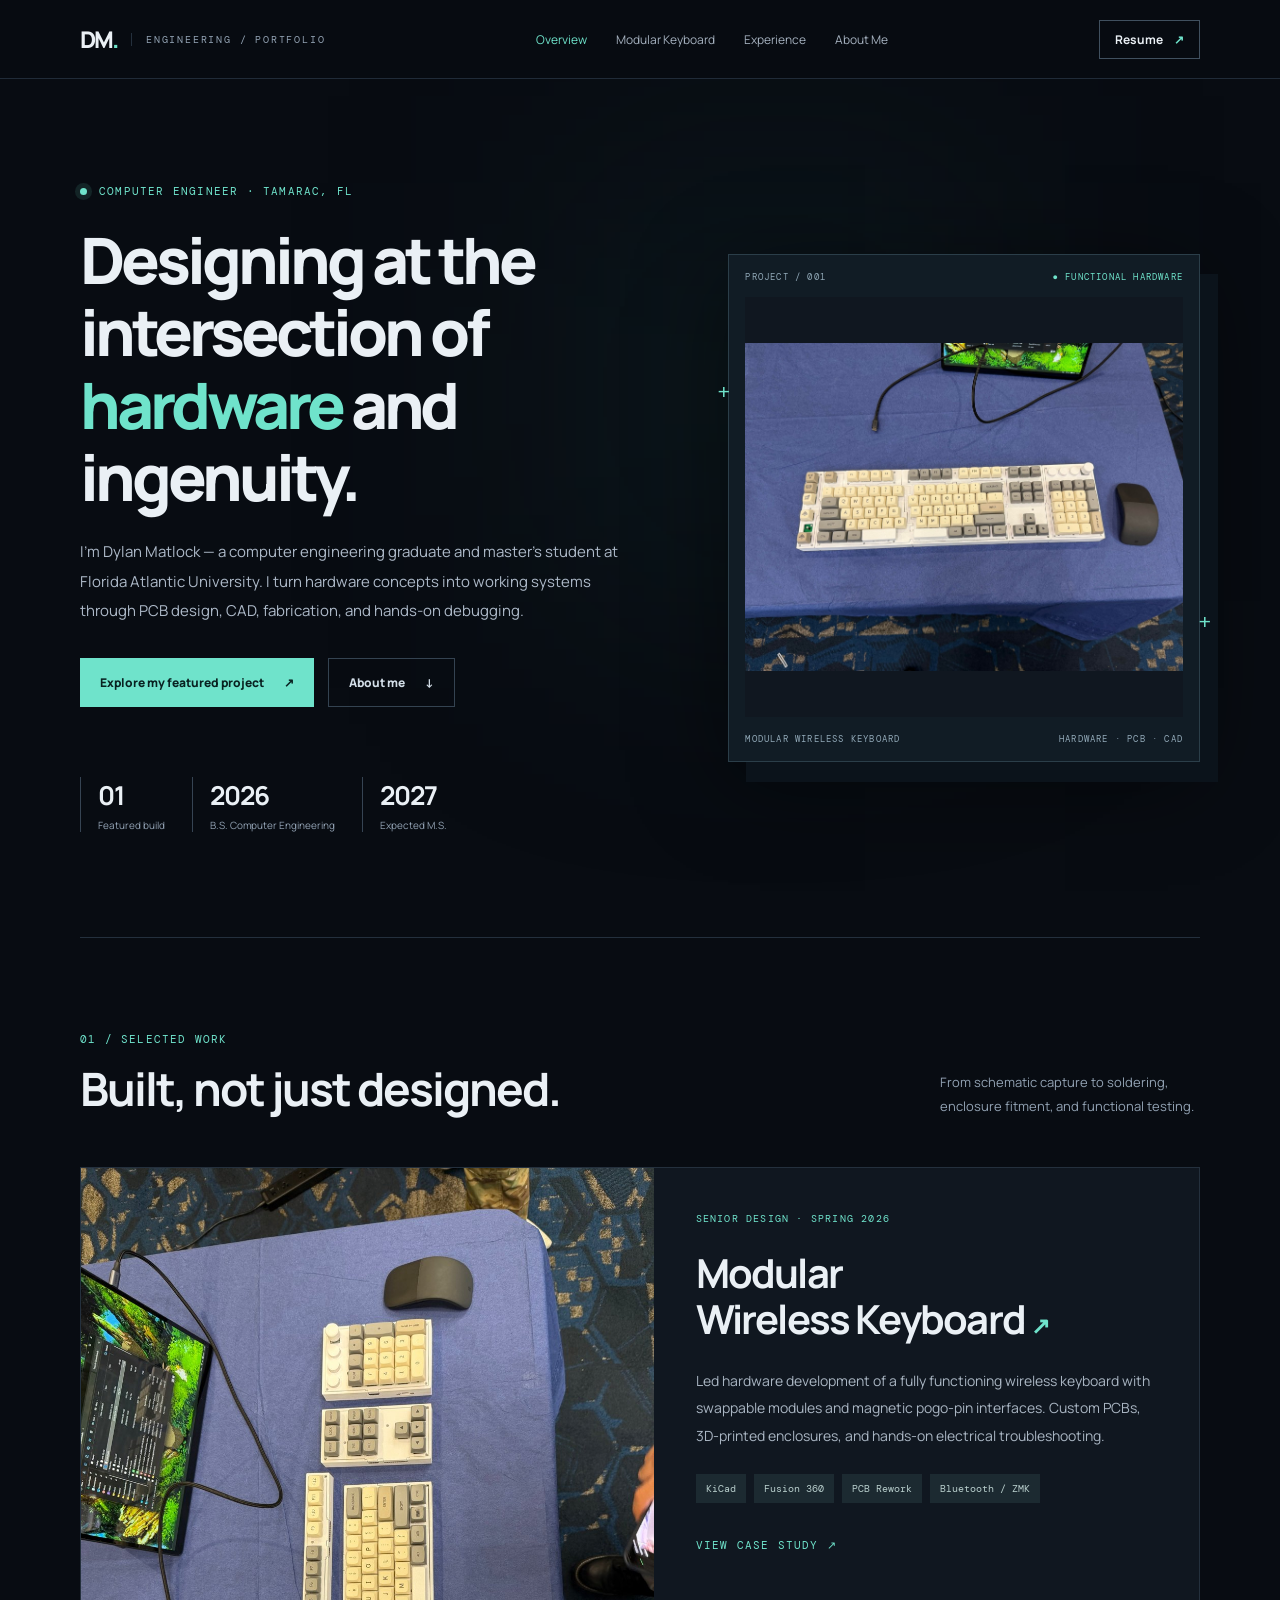
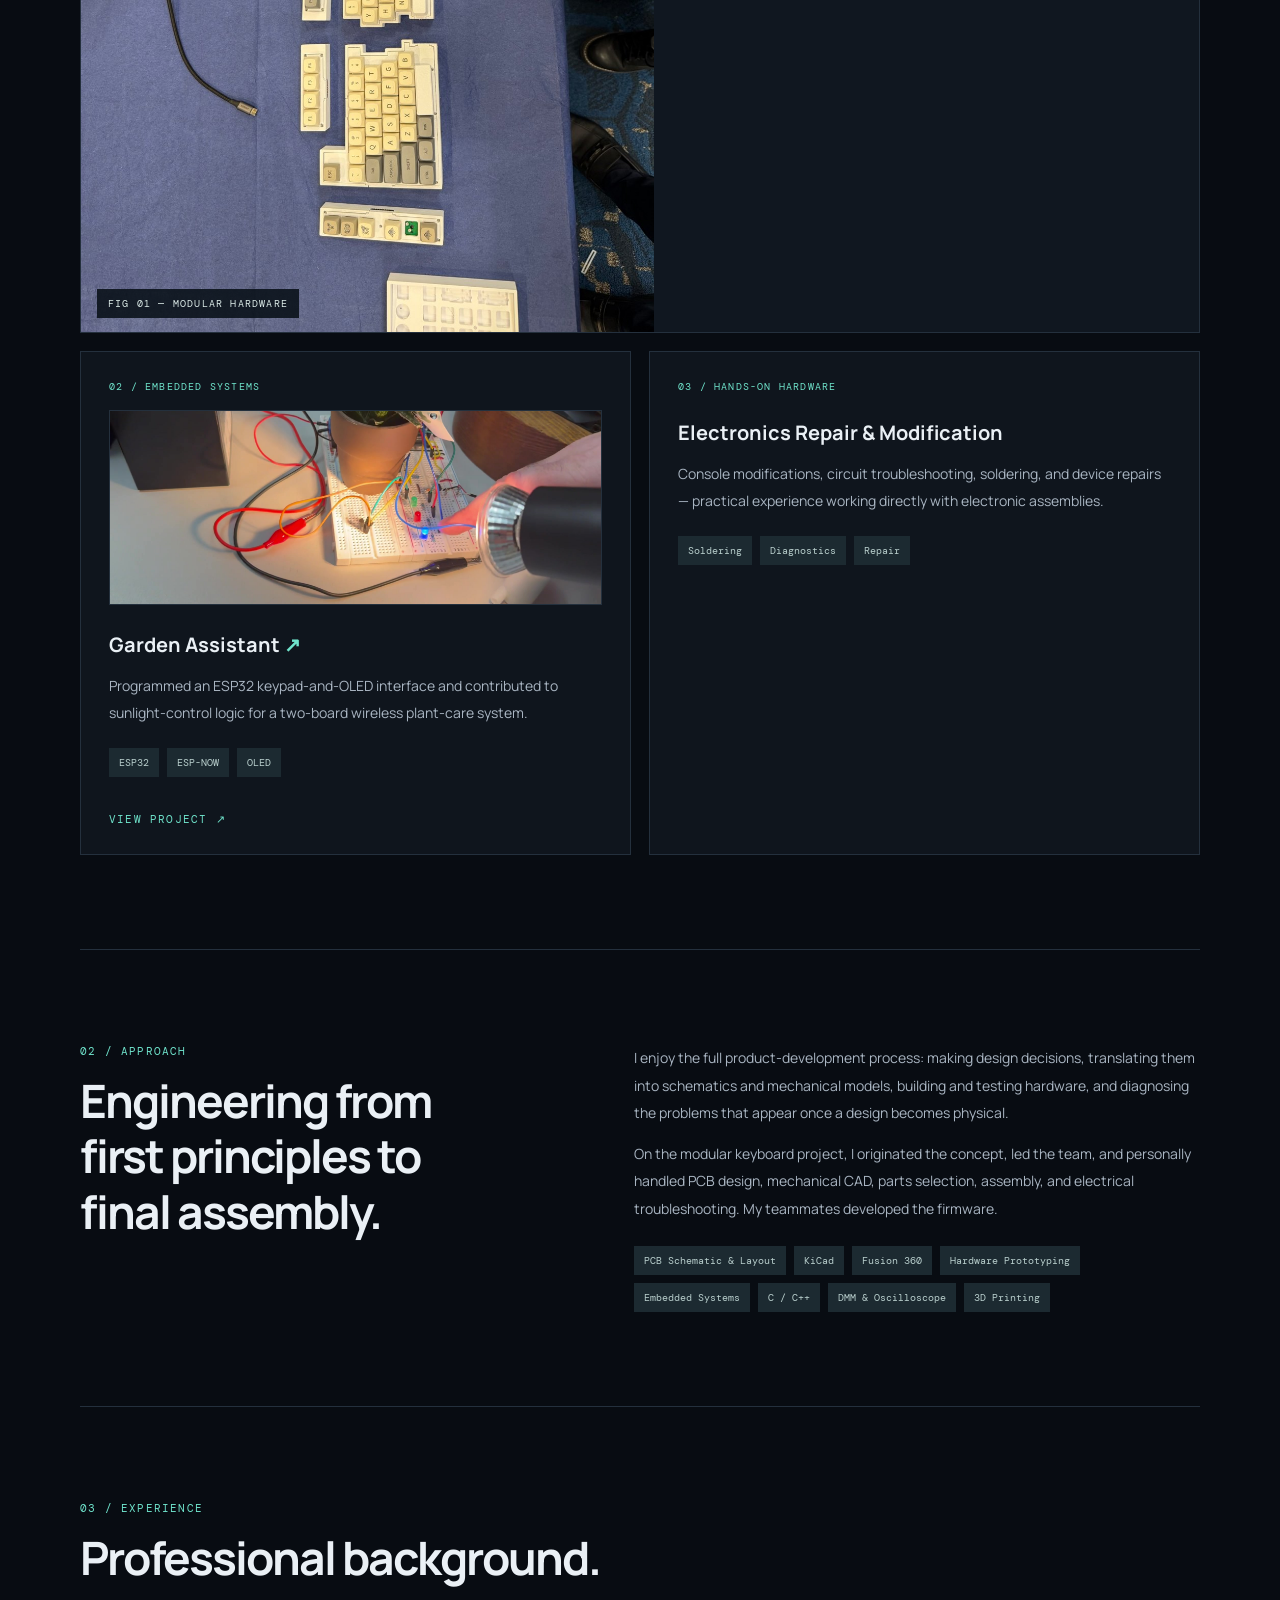
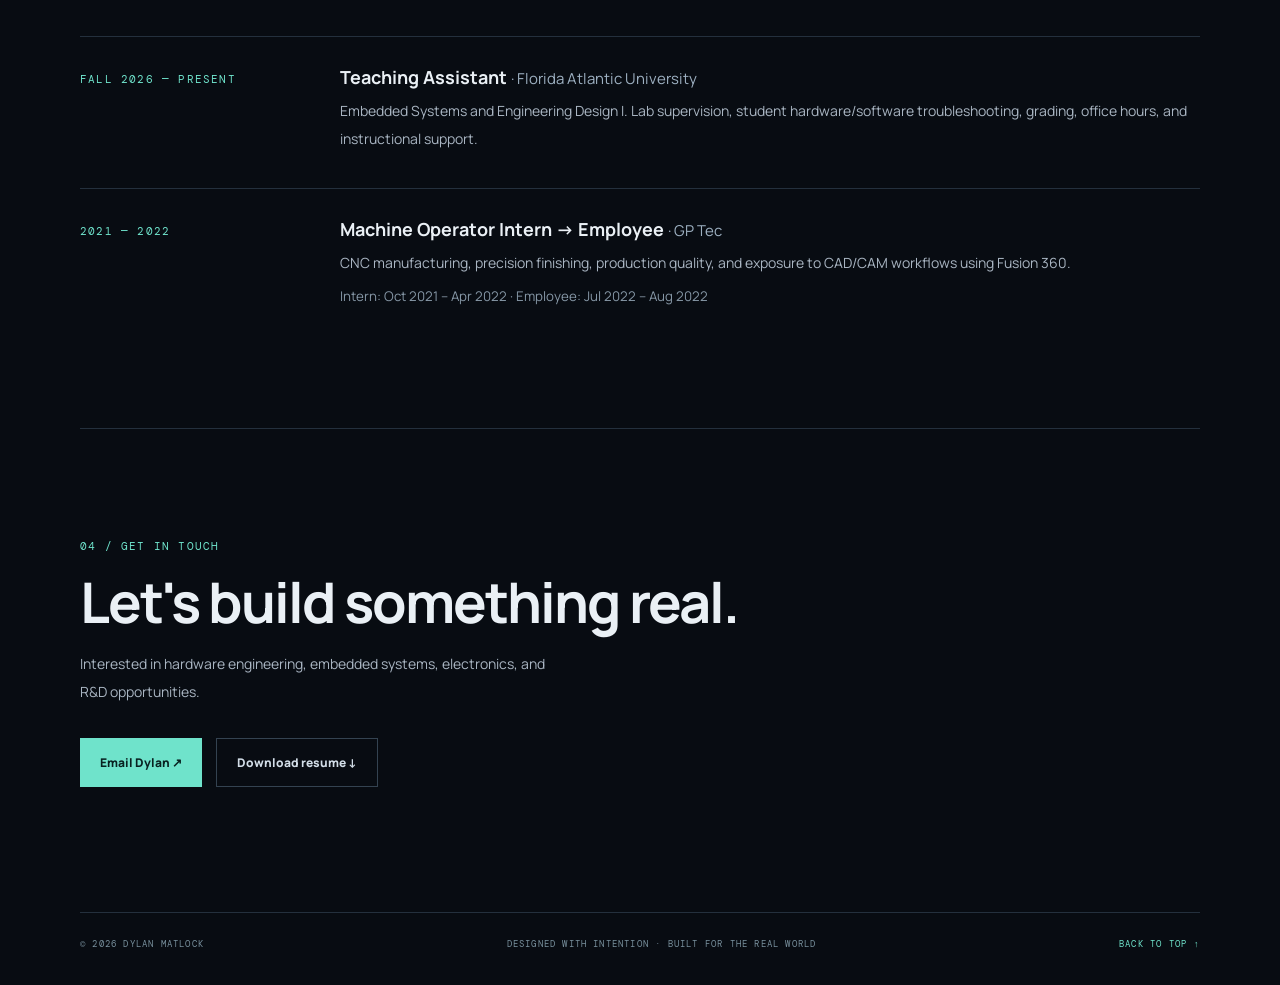
<file: index.html>
<!DOCTYPE html><html lang="en"><head><meta charset="utf-8"><meta name="viewport" content="width=device-width, initial-scale=1"><meta name="theme-color" content="#080c12"><meta name="description" content="Dylan Matlock — computer engineer focused on PCB design, embedded hardware, electromechanical prototyping, and product development."><title>Dylan Matlock — Hardware & Embedded Systems Engineer</title><link rel="stylesheet" href="styles.css"></head><body>
<header class="site-header"><div class="shell nav"><a class="wordmark" href="index.html"><span class="logomark">DM<span class="logodot">.</span></span><span class="wordmark-sub">ENGINEERING / PORTFOLIO</span></a><nav aria-label="Main navigation"><a class="active" href="index.html">Overview</a><a href="projects/modular-keyboard.html">Modular Keyboard</a><a href="experience.html">Experience</a><a href="about.html">About Me</a></nav><a class="nav-resume" href="Dylan_Matlock_Resume.docx" download>Resume <span>↗</span></a></div></header>
<main><section class="hero shell"><div class="hero-content"><div class="eyebrow"><span class="pulse"></span> COMPUTER ENGINEER · TAMARAC, FL</div><h1>Designing at the intersection of <em>hardware</em> and ingenuity.</h1><p class="lead">I'm Dylan Matlock — a computer engineering graduate and master's student at Florida Atlantic University. I turn hardware concepts into working systems through PCB design, CAD, fabrication, and hands-on debugging.</p><div class="cta"><a class="button primary" href="projects/modular-keyboard.html">Explore my featured project <span>↗</span></a><a class="button ghost" href="about.html">About me <span>↓</span></a></div><div class="hero-metrics"><div><strong>01</strong><span>Featured build</span></div><div><strong>2026</strong><span>B.S. Computer Engineering</span></div><div><strong>2027</strong><span>Expected M.S.</span></div></div></div><div class="hero-display"><div class="display-top"><span>PROJECT / 001</span><span class="signal">● FUNCTIONAL HARDWARE</span></div><img src="assets/keyboard-finished.jpg" alt="Finished fully assembled modular wireless keyboard on the senior design showcase table"/><div class="display-caption"><span>MODULAR WIRELESS KEYBOARD</span><span>HARDWARE · PCB · CAD</span></div><div class="crosshair cross1">+</div><div class="crosshair cross2">+</div></div></section>
<section id="projects" class="section shell"><div class="section-header"><div><div class="kicker">01 / SELECTED WORK</div><h2>Built, not just designed.</h2></div><p class="section-aside">From schematic capture to soldering, enclosure fitment, and functional testing.</p></div><a class="feature-card" href="projects/modular-keyboard.html"><div class="feature-visual"><img src="assets/keyboard-modules.jpg" alt="Finished keyboard modules disconnected and arranged for demonstration"><span class="image-index">FIG 01 — MODULAR HARDWARE</span></div><div class="feature-body"><div class="tiny">SENIOR DESIGN · SPRING 2026</div><h3>Modular<br>Wireless Keyboard <span>↗</span></h3><p>Led hardware development of a fully functioning wireless keyboard with swappable modules and magnetic pogo-pin interfaces. Custom PCBs, 3D-printed enclosures, and hands-on electrical troubleshooting.</p><div class="chip-row"><span>KiCad</span><span>Fusion 360</span><span>PCB Rework</span><span>Bluetooth / ZMK</span></div><span class="feature-link">VIEW CASE STUDY <span>↗</span></span></div></a><div class="mini-grid"><a class="mini-card garden-project-card" href="projects/garden-assistant.html"><div class="mini-index">02 / EMBEDDED SYSTEMS</div><img class="garden-card-photo" src="assets/garden-assistant/plant-prototype.jpg" alt="Garden Assistant sensor and plant-care demonstration hardware"><h3>Garden Assistant <span aria-hidden="true">↗</span></h3><p>Programmed an ESP32 keypad-and-OLED interface and contributed to sunlight-control logic for a two-board wireless plant-care system.</p><span class="chip-row"><span>ESP32</span><span>ESP-NOW</span><span>OLED</span></span><span class="feature-link">VIEW PROJECT ↗</span></a><article class="mini-card"><div class="mini-index">03 / HANDS-ON HARDWARE</div><h3>Electronics Repair & Modification</h3><p>Console modifications, circuit troubleshooting, soldering, and device repairs — practical experience working directly with electronic assemblies.</p><span class="chip-row"><span>Soldering</span><span>Diagnostics</span><span>Repair</span></span></article></div></section>
<section id="about" class="section shell about"><div><div class="kicker">02 / APPROACH</div><h2>Engineering from first principles to final assembly.</h2></div><div><p>I enjoy the full product-development process: making design decisions, translating them into schematics and mechanical models, building and testing hardware, and diagnosing the problems that appear once a design becomes physical.</p><p>On the modular keyboard project, I originated the concept, led the team, and personally handled PCB design, mechanical CAD, parts selection, assembly, and electrical troubleshooting. My teammates developed the firmware.</p><div class="skills"><span>PCB Schematic & Layout</span><span>KiCad</span><span>Fusion 360</span><span>Hardware Prototyping</span><span>Embedded Systems</span><span>C / C++</span><span>DMM & Oscilloscope</span><span>3D Printing</span></div></div></section>
<section id="experience" class="section shell"><div class="section-header"><div><div class="kicker">03 / EXPERIENCE</div><h2>Professional background.</h2></div></div><div class="timeline"><div class="timeline-row"><span class="timeline-date">FALL 2026 — PRESENT</span><div><h3>Teaching Assistant <span>· Florida Atlantic University</span></h3><p>Embedded Systems and Engineering Design I. Lab supervision, student hardware/software troubleshooting, grading, office hours, and instructional support.</p></div></div><div class="timeline-row"><span class="timeline-date">2021 — 2022</span><div><h3>Machine Operator Intern → Employee <span>· GP Tec</span></h3><p>CNC manufacturing, precision finishing, production quality, and exposure to CAD/CAM workflows using Fusion 360.</p><small>Intern: Oct 2021 – Apr 2022 · Employee: Jul 2022 – Aug 2022</small></div></div></div></section>
<section class="contact shell"><div class="kicker">04 / GET IN TOUCH</div><h2>Let's build something real.</h2><p>Interested in hardware engineering, embedded systems, electronics, and R&D opportunities.</p><div class="cta"><a class="button primary" href="mailto:dylanmatlock04@gmail.com">Email Dylan ↗</a><a class="button ghost" href="Dylan_Matlock_Resume.docx" download>Download resume ↓</a></div></section></main><footer class="shell footer"><span>© <span id="year">2026</span> DYLAN MATLOCK</span><span>DESIGNED WITH INTENTION · BUILT FOR THE REAL WORLD</span><a href="#">BACK TO TOP ↑</a></footer><script src="script.js"></script></body></html>
</file>
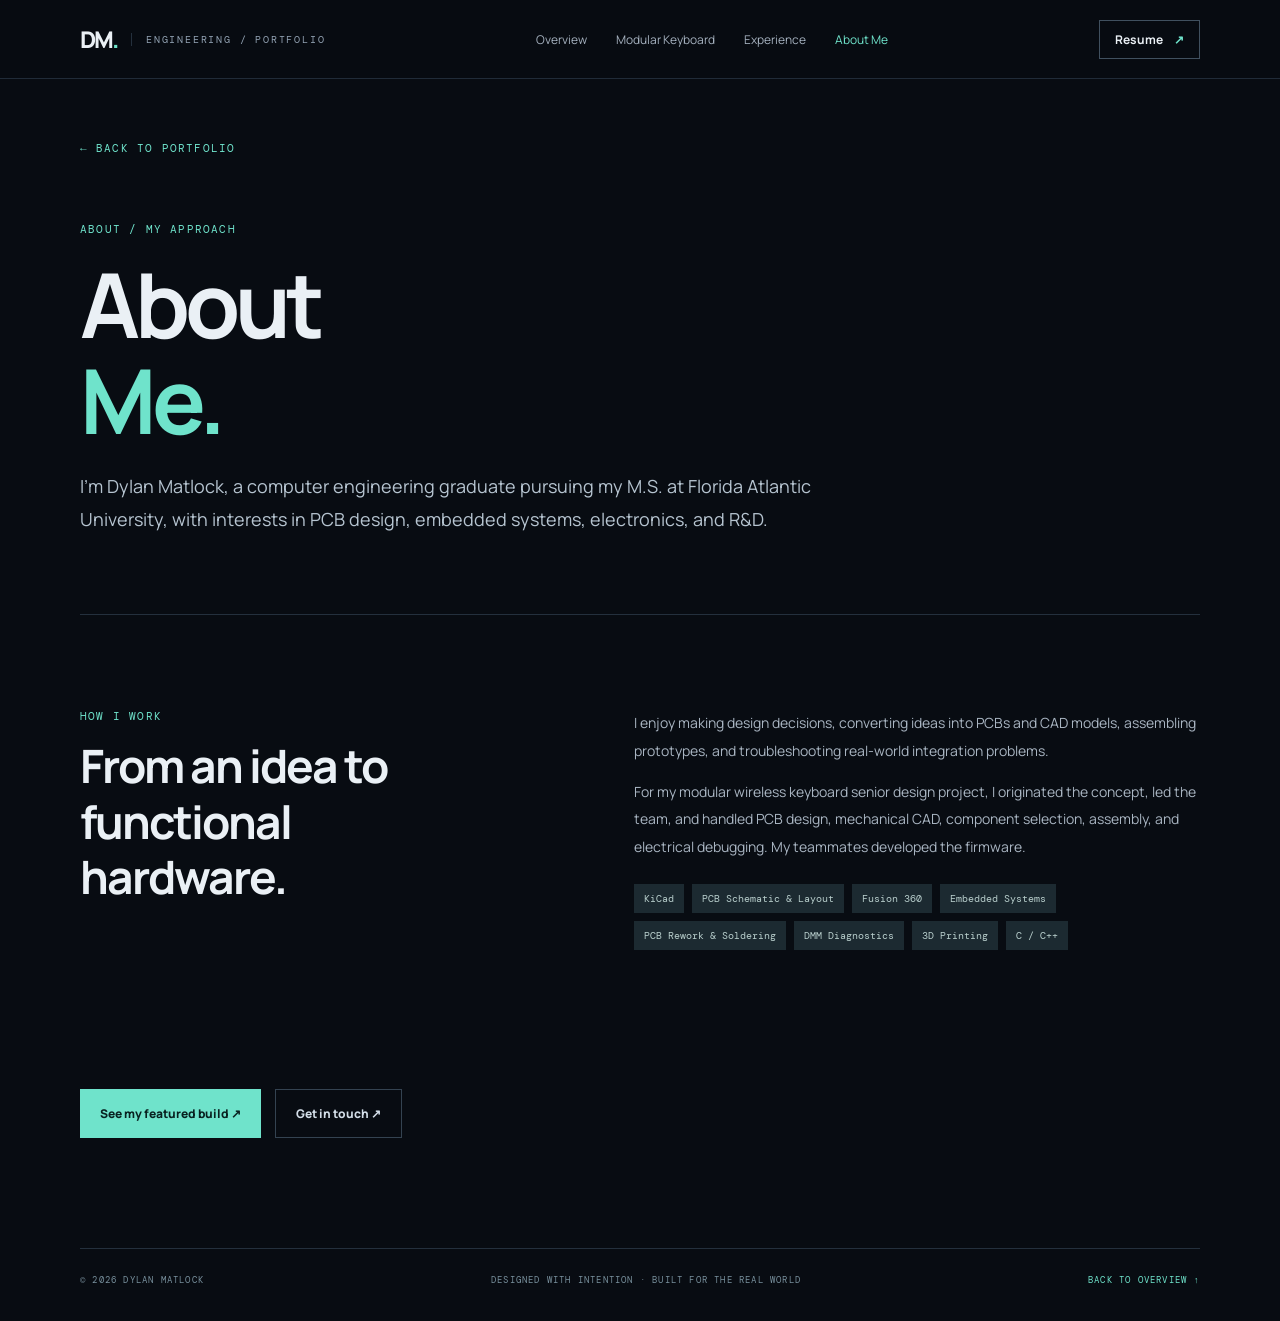
<file: about.html>
<!DOCTYPE html><html lang="en"><head><meta charset="utf-8"><meta name="viewport" content="width=device-width, initial-scale=1"><meta name="theme-color" content="#080c12"><title>About Me — Dylan Matlock</title><link rel="stylesheet" href="styles.css"></head><body><header class="site-header"><div class="shell nav"><a class="wordmark" href="index.html"><span class="logomark">DM<span class="logodot">.</span></span><span class="wordmark-sub">ENGINEERING / PORTFOLIO</span></a><nav aria-label="Main navigation"><a href="index.html">Overview</a><a href="projects/modular-keyboard.html">Modular Keyboard</a><a  href="experience.html">Experience</a><a class="active" href="about.html">About Me</a></nav><a class="nav-resume" href="Dylan_Matlock_Resume.docx" download>Resume <span>↗</span></a></div></header><main class="case-page shell"><a class="back-link" href="index.html">← BACK TO PORTFOLIO</a><div class="case-heading"><div class="kicker">ABOUT / MY APPROACH</div><h1>About<br><em>Me.</em></h1><p class="case-intro">I'm Dylan Matlock, a computer engineering graduate pursuing my M.S. at Florida Atlantic University, with interests in PCB design, embedded systems, electronics, and R&amp;D.</p></div><section class="section about"><div><div class="kicker">HOW I WORK</div><h2>From an idea to functional hardware.</h2></div><div><p>I enjoy making design decisions, converting ideas into PCBs and CAD models, assembling prototypes, and troubleshooting real-world integration problems.</p><p>For my modular wireless keyboard senior design project, I originated the concept, led the team, and handled PCB design, mechanical CAD, component selection, assembly, and electrical debugging. My teammates developed the firmware.</p><div class="skills"><span>KiCad</span><span>PCB Schematic &amp; Layout</span><span>Fusion 360</span><span>Embedded Systems</span><span>PCB Rework &amp; Soldering</span><span>DMM Diagnostics</span><span>3D Printing</span><span>C / C++</span></div></div></section><div class="case-end"><a class="button primary" href="projects/modular-keyboard.html">See my featured build ↗</a><a class="button ghost" href="mailto:dylanmatlock04@gmail.com">Get in touch ↗</a></div></main><footer class="shell footer"><span>© <span id="year">2026</span> DYLAN MATLOCK</span><span>DESIGNED WITH INTENTION · BUILT FOR THE REAL WORLD</span><a href="index.html">BACK TO OVERVIEW ↑</a></footer><script src="script.js"></script></body></html>
</file>
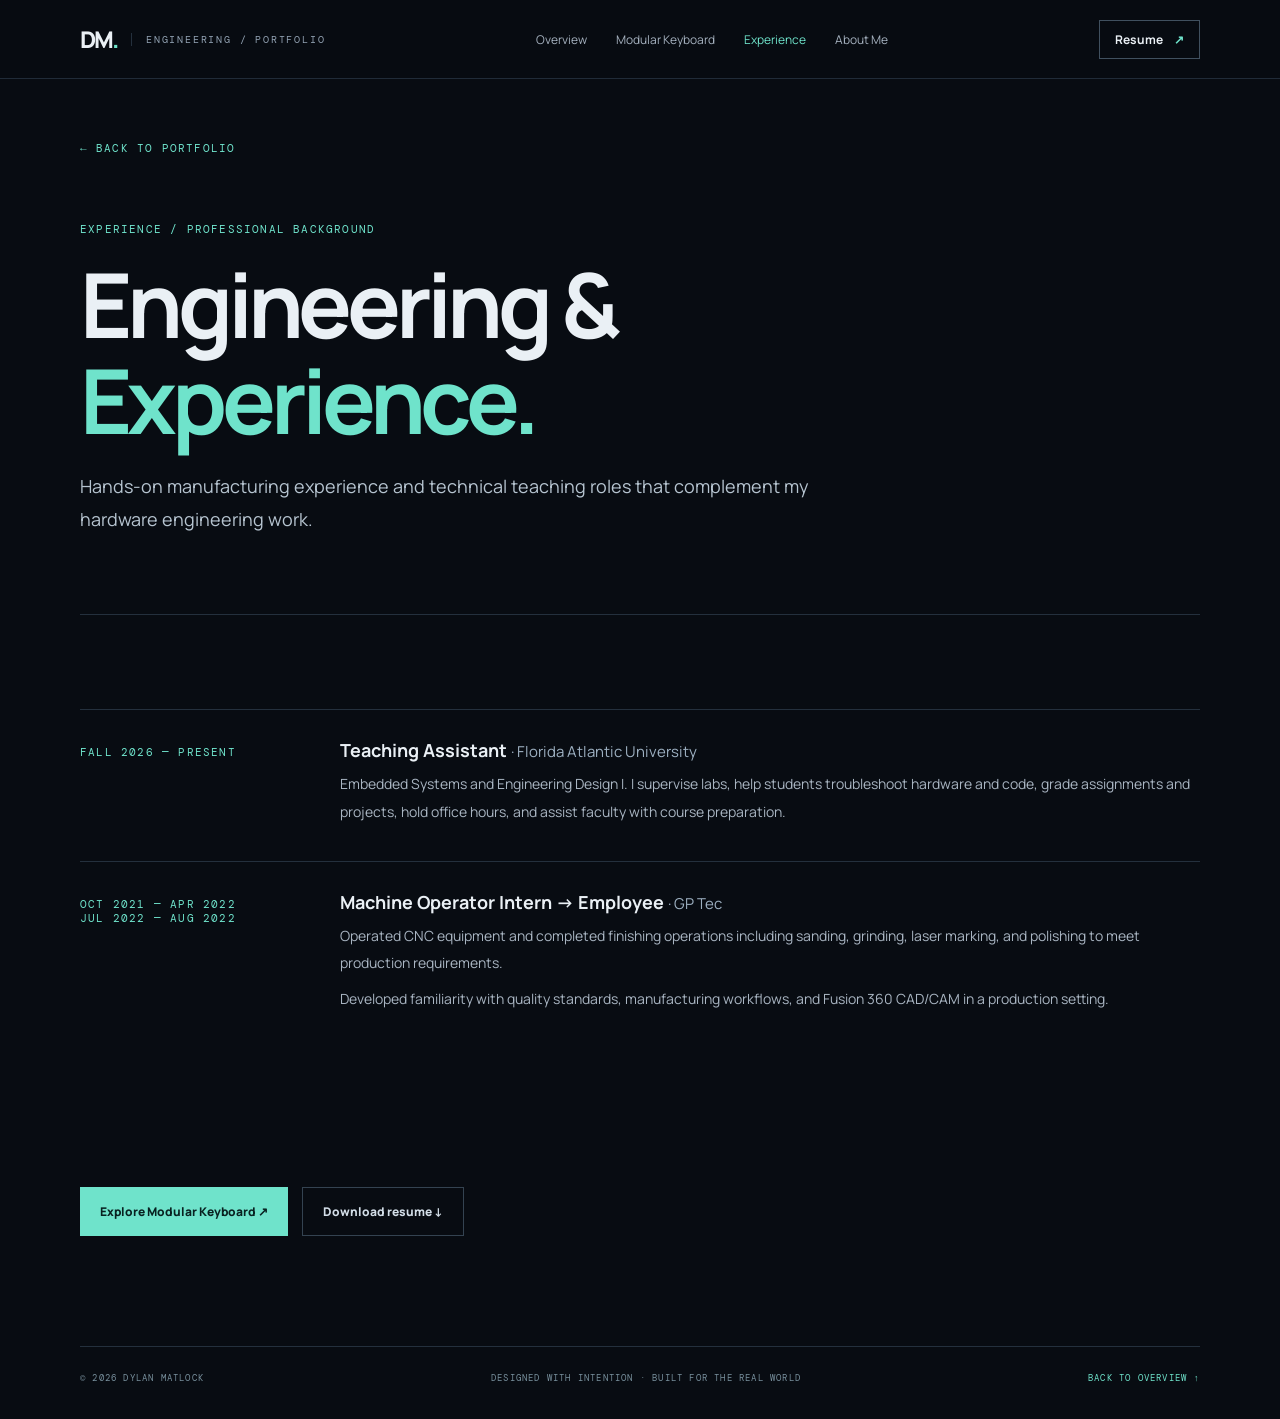
<file: experience.html>
<!DOCTYPE html><html lang="en"><head><meta charset="utf-8"><meta name="viewport" content="width=device-width, initial-scale=1"><meta name="theme-color" content="#080c12"><title>Experience — Dylan Matlock</title><link rel="stylesheet" href="styles.css"></head><body><header class="site-header"><div class="shell nav"><a class="wordmark" href="index.html"><span class="logomark">DM<span class="logodot">.</span></span><span class="wordmark-sub">ENGINEERING / PORTFOLIO</span></a><nav aria-label="Main navigation"><a href="index.html">Overview</a><a href="projects/modular-keyboard.html">Modular Keyboard</a><a class="active" href="experience.html">Experience</a><a  href="about.html">About Me</a></nav><a class="nav-resume" href="Dylan_Matlock_Resume.docx" download>Resume <span>↗</span></a></div></header><main class="case-page shell"><a class="back-link" href="index.html">← BACK TO PORTFOLIO</a><div class="case-heading"><div class="kicker">EXPERIENCE / PROFESSIONAL BACKGROUND</div><h1>Engineering &amp;<br><em>Experience.</em></h1><p class="case-intro">Hands-on manufacturing experience and technical teaching roles that complement my hardware engineering work.</p></div><section class="section"><div class="timeline"><div class="timeline-row"><span class="timeline-date">FALL 2026 — PRESENT</span><div><h3>Teaching Assistant <span>· Florida Atlantic University</span></h3><p>Embedded Systems and Engineering Design I. I supervise labs, help students troubleshoot hardware and code, grade assignments and projects, hold office hours, and assist faculty with course preparation.</p></div></div><div class="timeline-row"><span class="timeline-date">OCT 2021 — APR 2022<br>JUL 2022 — AUG 2022</span><div><h3>Machine Operator Intern → Employee <span>· GP Tec</span></h3><p>Operated CNC equipment and completed finishing operations including sanding, grinding, laser marking, and polishing to meet production requirements.</p><p>Developed familiarity with quality standards, manufacturing workflows, and Fusion 360 CAD/CAM in a production setting.</p></div></div></div></section><div class="case-end"><a class="button primary" href="projects/modular-keyboard.html">Explore Modular Keyboard ↗</a><a class="button ghost" href="Dylan_Matlock_Resume.docx" download>Download resume ↓</a></div></main><footer class="shell footer"><span>© <span id="year">2026</span> DYLAN MATLOCK</span><span>DESIGNED WITH INTENTION · BUILT FOR THE REAL WORLD</span><a href="index.html">BACK TO OVERVIEW ↑</a></footer><script src="script.js"></script></body></html>
</file>
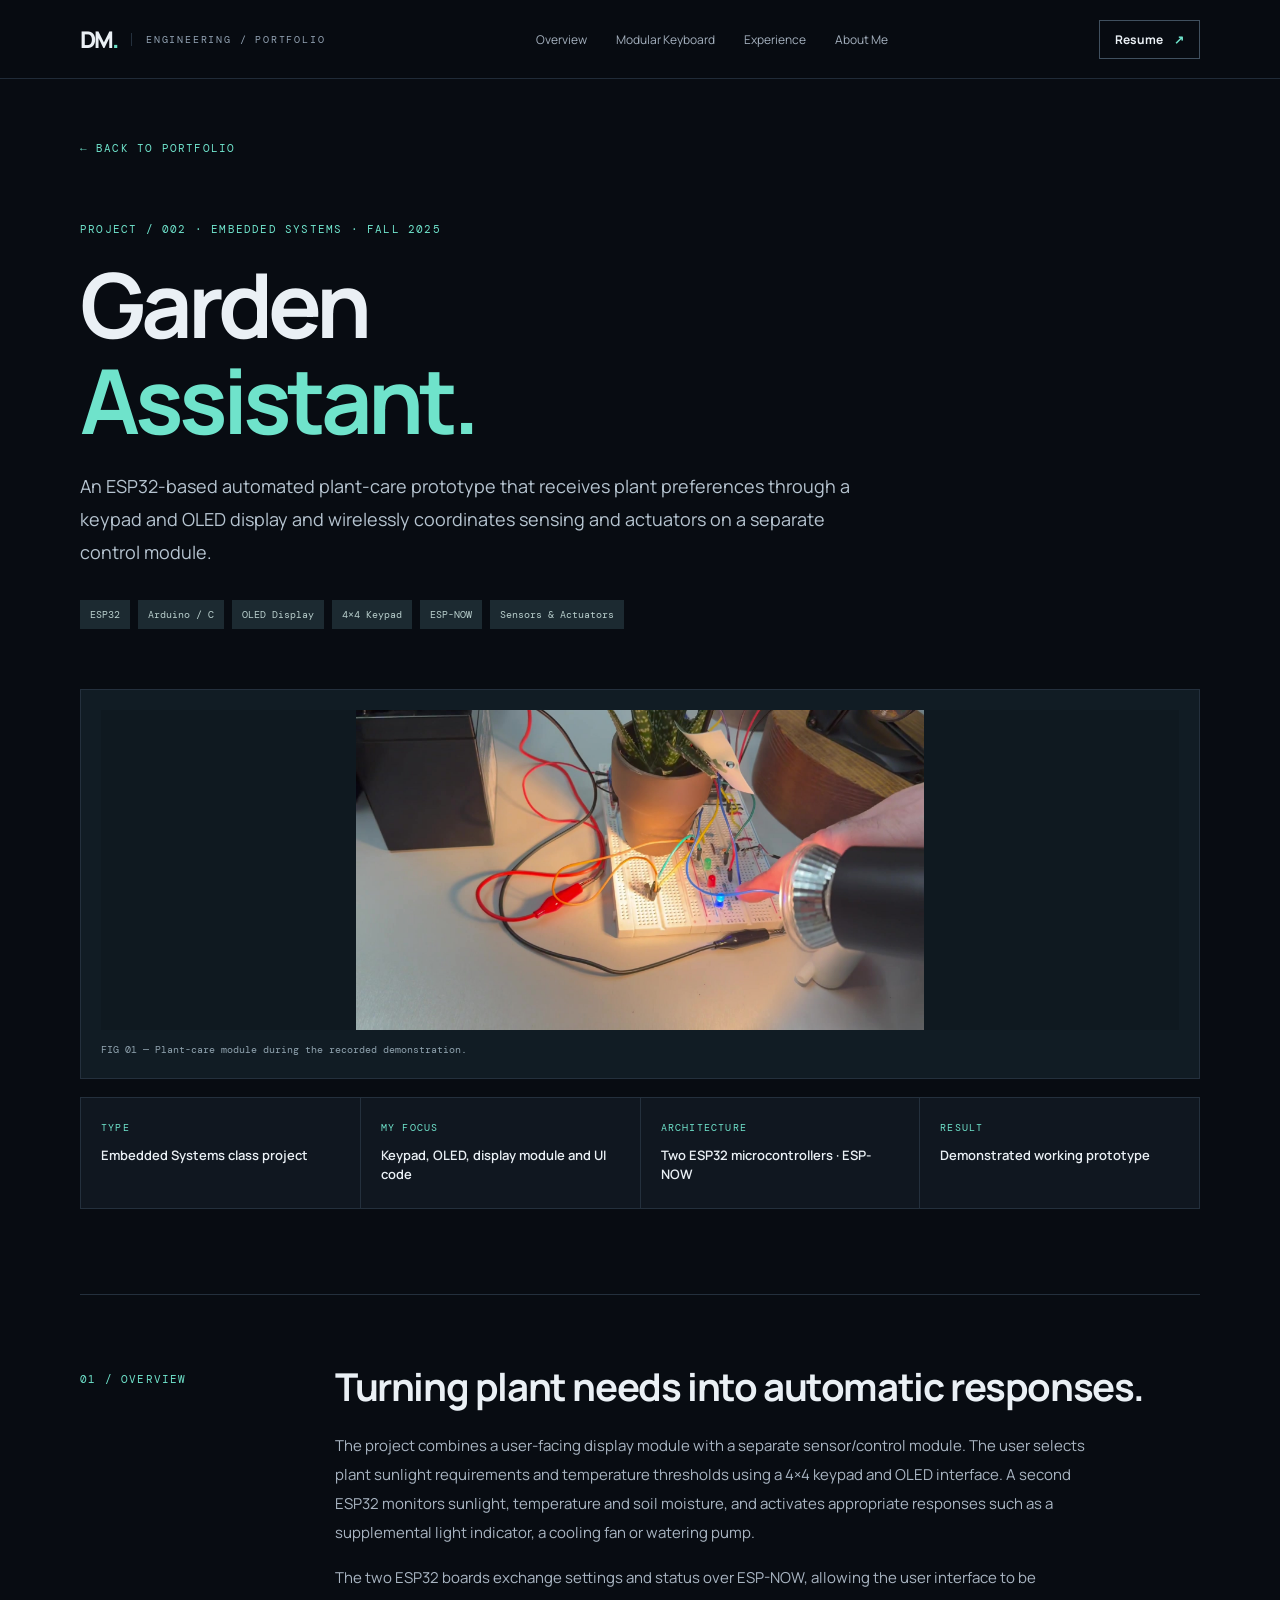
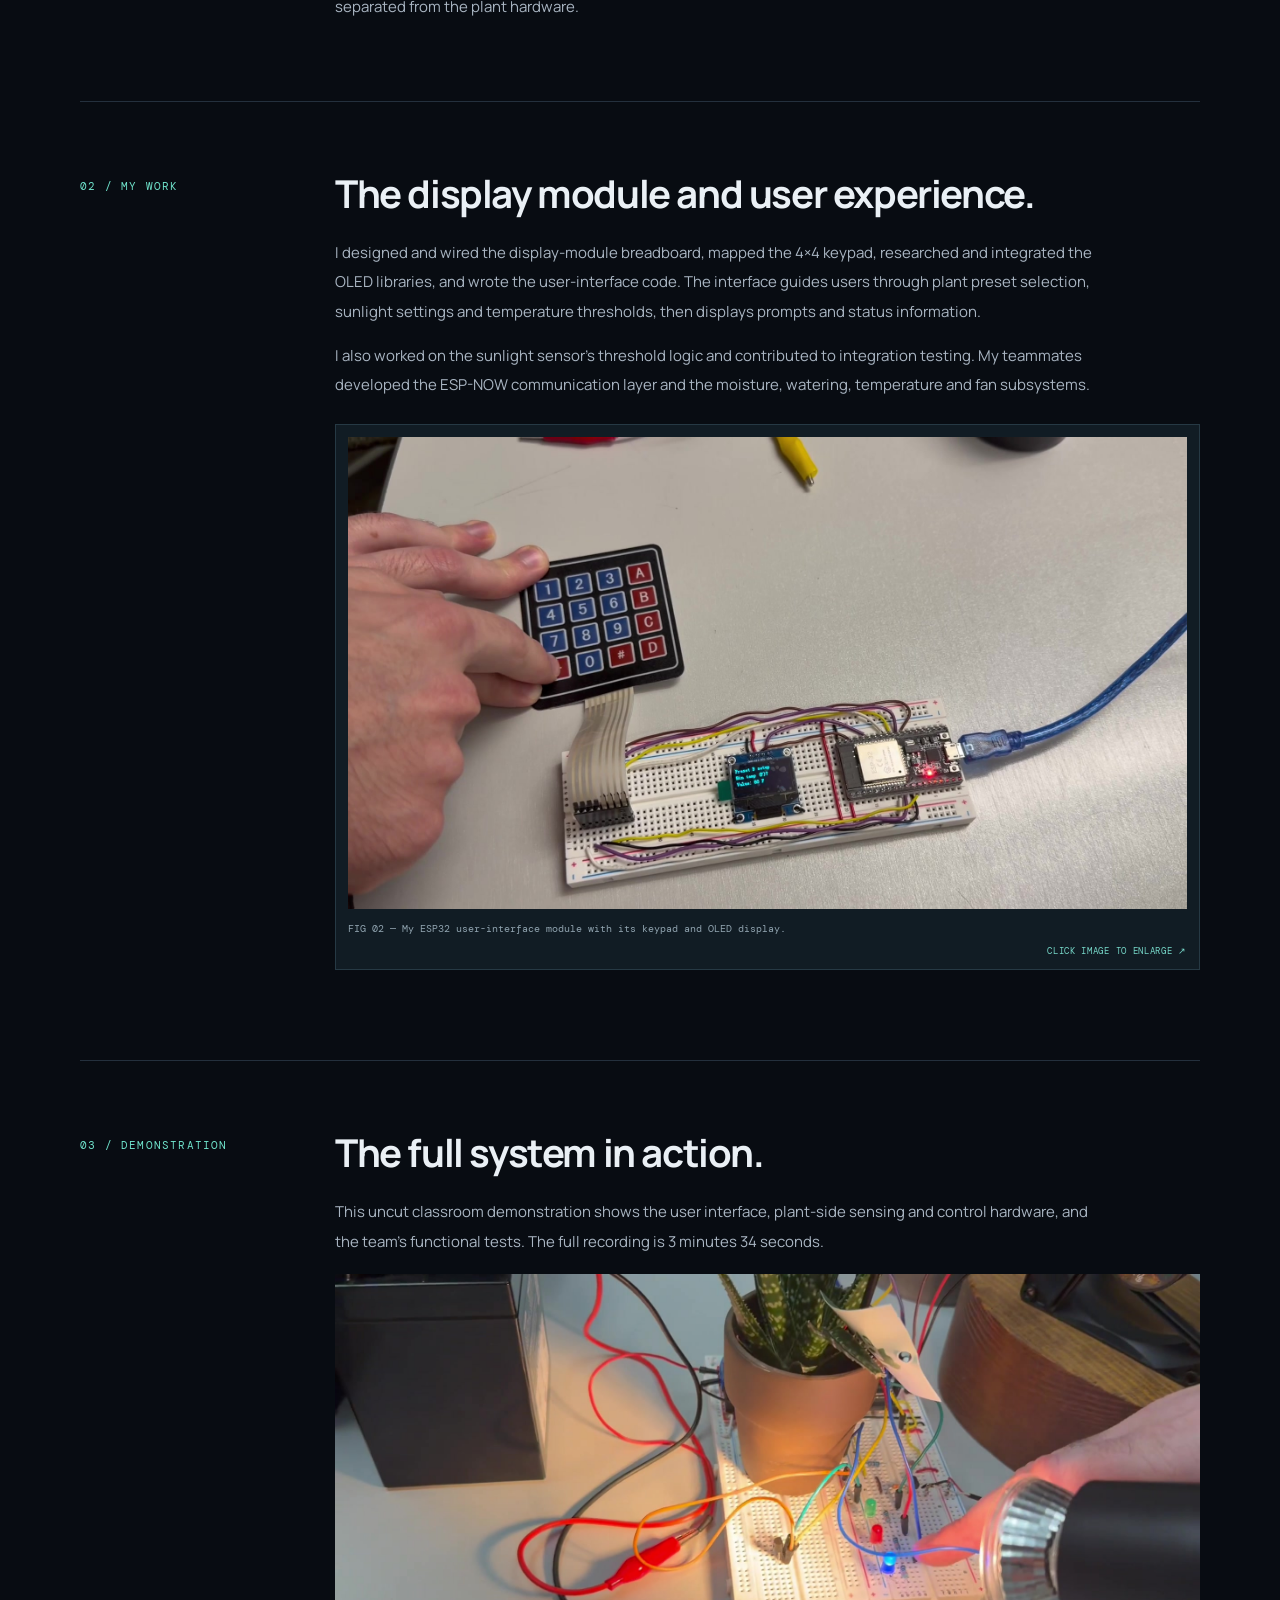
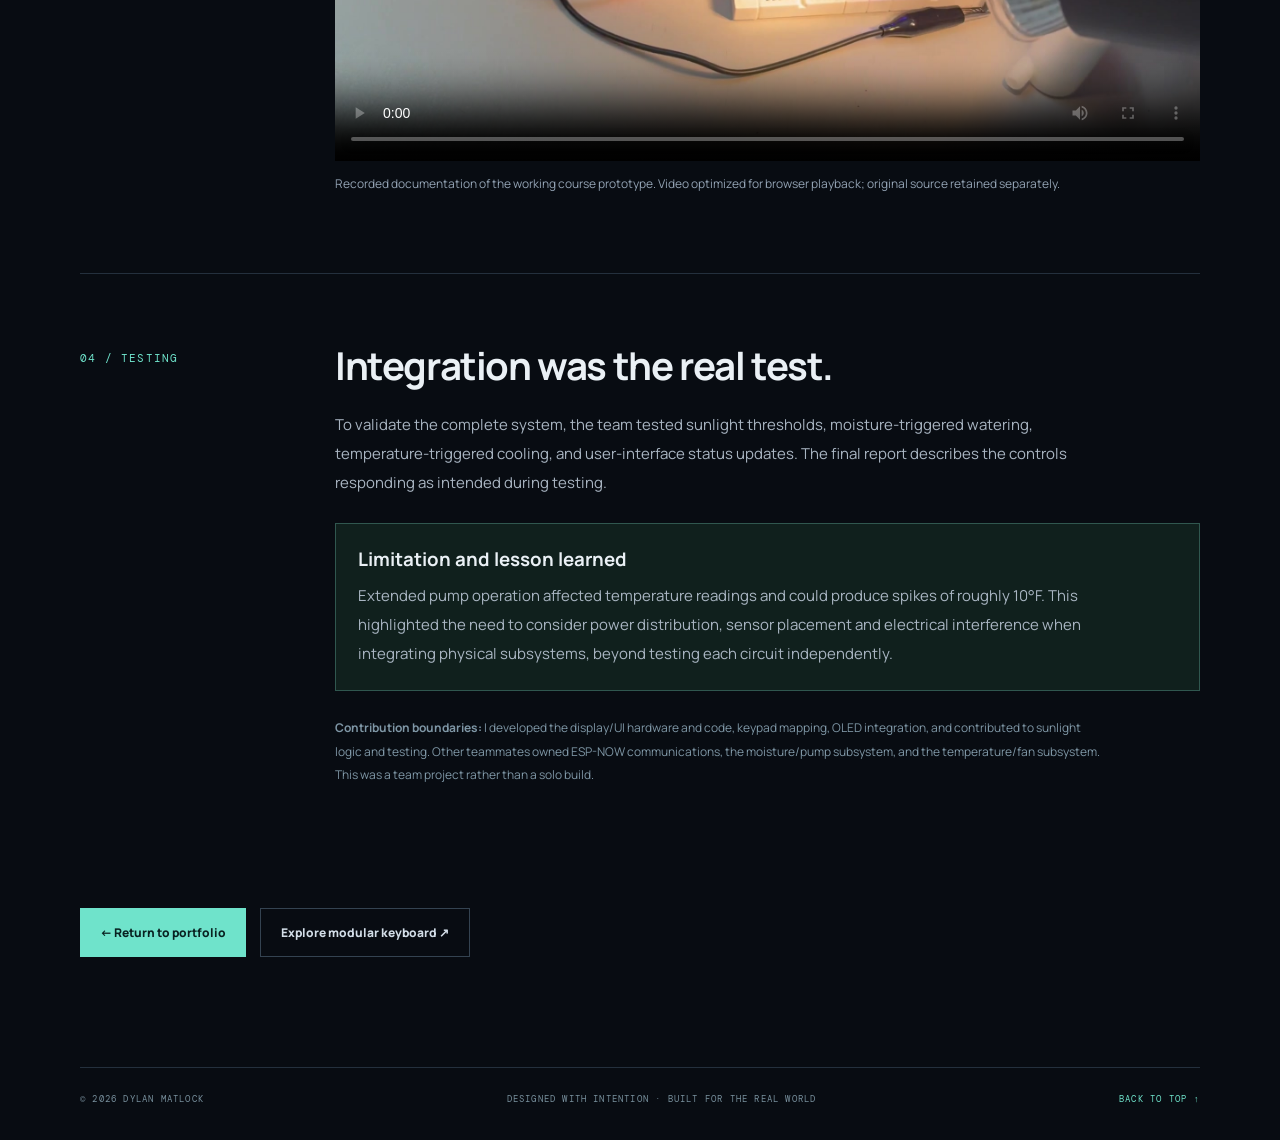
<file: garden-assistant.html>
<!DOCTYPE html><html lang="en"><head><meta charset="utf-8"><meta name="viewport" content="width=device-width, initial-scale=1"><meta name="theme-color" content="#080c12"><meta name="description" content="Garden Assistant ESP32 embedded systems project by Dylan Matlock: keypad, OLED, plant care sensors and ESP-NOW wireless integration."><title>Garden Assistant — Dylan Matlock</title><link rel="stylesheet" href="../styles.css"></head><body>
<header class="site-header"><div class="shell nav"><a class="wordmark" href="../index.html"><span class="logomark">DM<span class="logodot">.</span></span><span class="wordmark-sub">ENGINEERING / PORTFOLIO</span></a><nav aria-label="Main navigation"><a href="../index.html">Overview</a><a href="modular-keyboard.html">Modular Keyboard</a><a href="../experience.html">Experience</a><a href="../about.html">About Me</a></nav><a class="nav-resume" href="../Dylan_Matlock_Resume.docx" download>Resume <span>↗</span></a></div></header>
<main class="case-page shell"><a class="back-link" href="../index.html">← BACK TO PORTFOLIO</a><div class="case-heading"><div class="kicker">PROJECT / 002 · EMBEDDED SYSTEMS · FALL 2025</div><h1>Garden<br><em>Assistant.</em></h1><p class="case-intro">An ESP32-based automated plant-care prototype that receives plant preferences through a keypad and OLED display and wirelessly coordinates sensing and actuators on a separate control module.</p><div class="chip-row"><span>ESP32</span><span>Arduino / C</span><span>OLED Display</span><span>4×4 Keypad</span><span>ESP-NOW</span><span>Sensors & Actuators</span></div></div>
<figure class="case-hero garden-case-hero"><img src="../assets/garden-assistant/plant-prototype.jpg" alt="Garden Assistant prototype demonstrating the plant-side controls and sensors"><figcaption>FIG 01 — Plant-care module during the recorded demonstration.</figcaption></figure>
<div class="case-facts"><div><span>TYPE</span><strong>Embedded Systems class project</strong></div><div><span>MY FOCUS</span><strong>Keypad, OLED, display module and UI code</strong></div><div><span>ARCHITECTURE</span><strong>Two ESP32 microcontrollers · ESP-NOW</strong></div><div><span>RESULT</span><strong>Demonstrated working prototype</strong></div></div>
<section class="case-section"><div class="case-label">01 / OVERVIEW</div><div class="case-content"><h2>Turning plant needs into automatic responses.</h2><p>The project combines a user-facing display module with a separate sensor/control module. The user selects plant sunlight requirements and temperature thresholds using a 4×4 keypad and OLED interface. A second ESP32 monitors sunlight, temperature and soil moisture, and activates appropriate responses such as a supplemental light indicator, a cooling fan or watering pump.</p><p>The two ESP32 boards exchange settings and status over ESP-NOW, allowing the user interface to be separated from the plant hardware.</p></div></section>
<section class="case-section"><div class="case-label">02 / MY WORK</div><div class="case-content"><h2>The display module and user experience.</h2><p>I designed and wired the display-module breadboard, mapped the 4×4 keypad, researched and integrated the OLED libraries, and wrote the user-interface code. The interface guides users through plant preset selection, sunlight settings and temperature thresholds, then displays prompts and status information.</p><p>I also worked on the sunlight sensor's threshold logic and contributed to integration testing. My teammates developed the ESP-NOW communication layer and the moisture, watering, temperature and fan subsystems.</p><figure class="wide-figure"><img loading="lazy" src="../assets/garden-assistant/display-keypad.jpg" alt="4 by 4 keypad attached to an ESP32 breadboard during the Garden Assistant demonstration"><figcaption>FIG 02 — My ESP32 user-interface module with its keypad and OLED display.</figcaption></figure></div></section>
<section class="case-section"><div class="case-label">03 / DEMONSTRATION</div><div class="case-content"><h2>The full system in action.</h2><p>This uncut classroom demonstration shows the user interface, plant-side sensing and control hardware, and the team's functional tests. The full recording is 3 minutes 34 seconds.</p><video class="garden-video" controls playsinline preload="metadata" poster="../assets/garden-assistant/plant-prototype.jpg"><source src="../assets/garden-assistant/demo.mp4" type="video/mp4">Your browser cannot play this recording. <a href="../assets/garden-assistant/demo.mp4">Open the demonstration video</a>.</video><p class="garden-video-note">Recorded documentation of the working course prototype. Video optimized for browser playback; original source retained separately.</p></div></section>
<section class="case-section"><div class="case-label">04 / TESTING</div><div class="case-content"><h2>Integration was the real test.</h2><p>To validate the complete system, the team tested sunlight thresholds, moisture-triggered watering, temperature-triggered cooling, and user-interface status updates. The final report describes the controls responding as intended during testing.</p><div class="garden-panel"><h3>Limitation and lesson learned</h3><p>Extended pump operation affected temperature readings and could produce spikes of roughly 10°F. This highlighted the need to consider power distribution, sensor placement and electrical interference when integrating physical subsystems, beyond testing each circuit independently.</p></div><p class="small-copy"><strong>Contribution boundaries:</strong> I developed the display/UI hardware and code, keypad mapping, OLED integration, and contributed to sunlight logic and testing. Other teammates owned ESP-NOW communications, the moisture/pump subsystem, and the temperature/fan subsystem. This was a team project rather than a solo build.</p></div></section>
<div class="case-end"><a class="button primary" href="../index.html">← Return to portfolio</a><a class="button ghost" href="modular-keyboard.html">Explore modular keyboard ↗</a></div></main><footer class="shell footer"><span>© <span id="year">2026</span> DYLAN MATLOCK</span><span>DESIGNED WITH INTENTION · BUILT FOR THE REAL WORLD</span><a href="#">BACK TO TOP ↑</a></footer><script src="../script.js"></script></body></html>
</file>
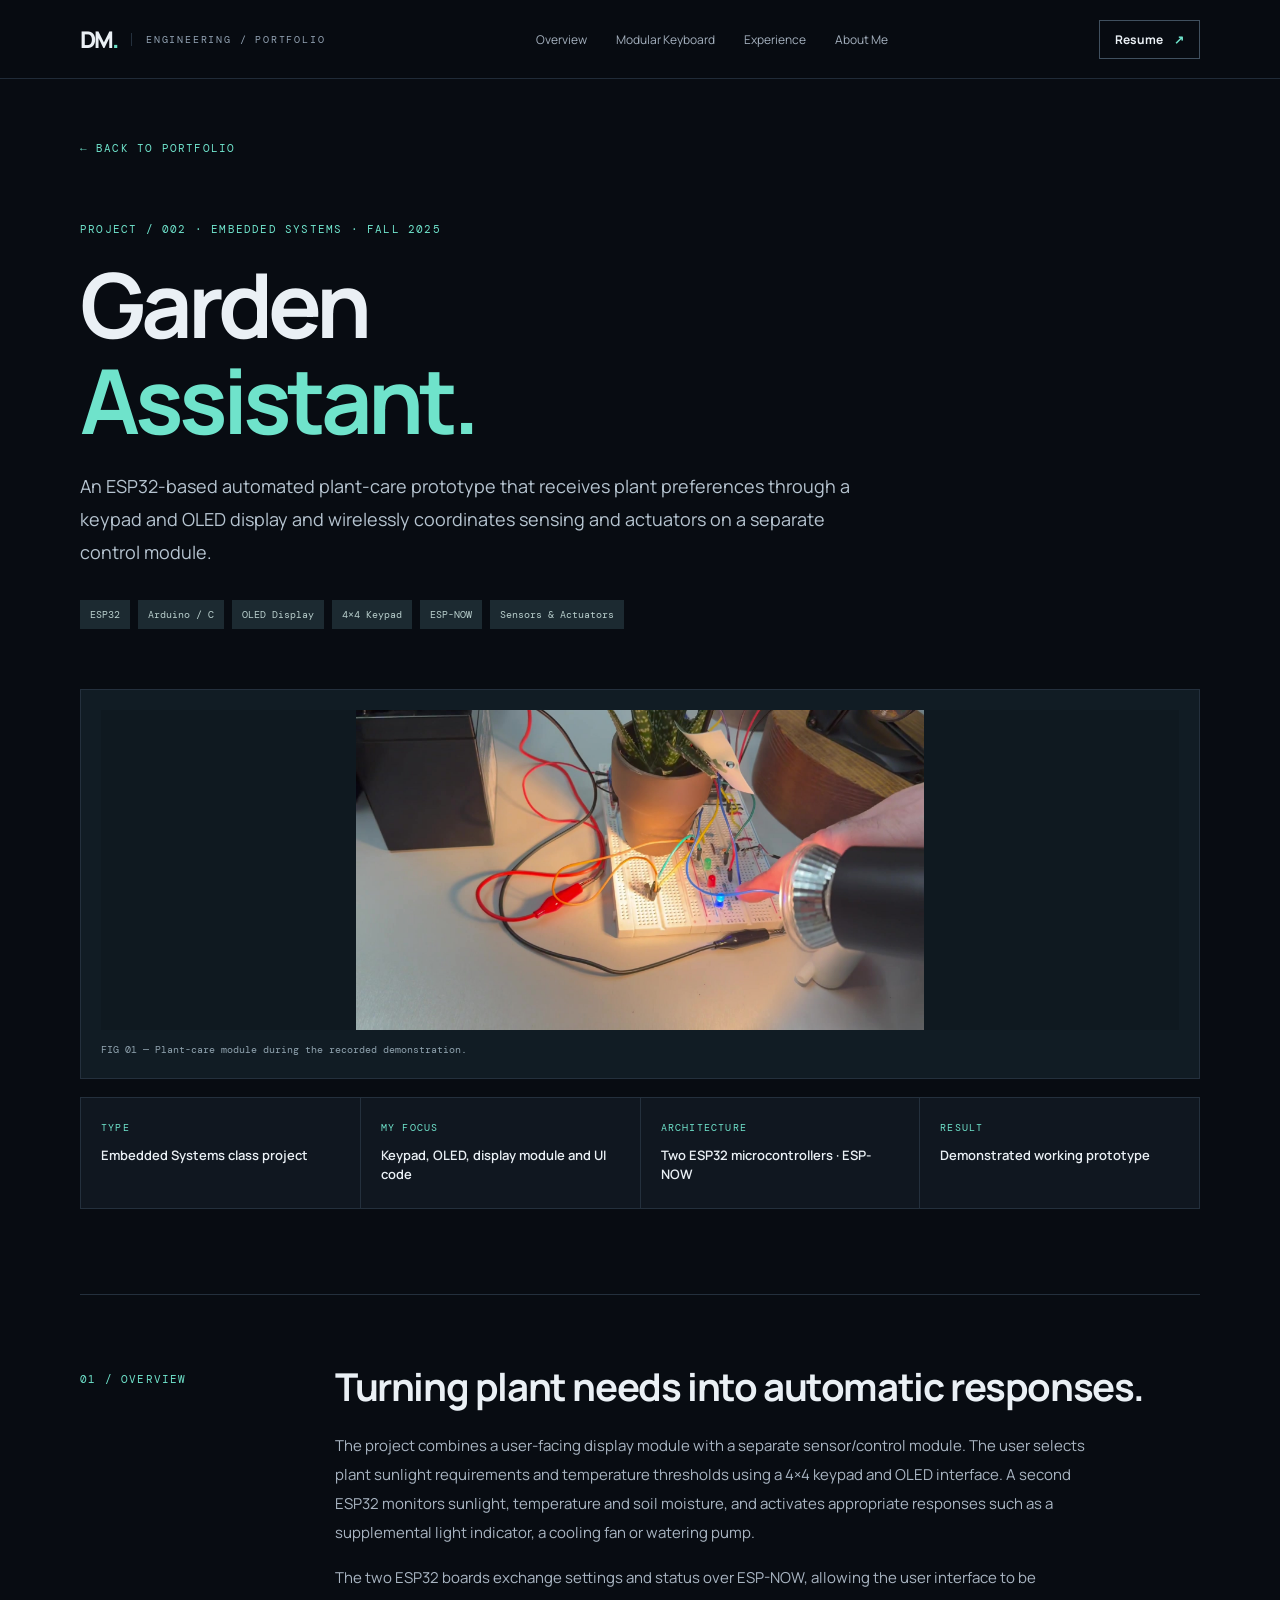
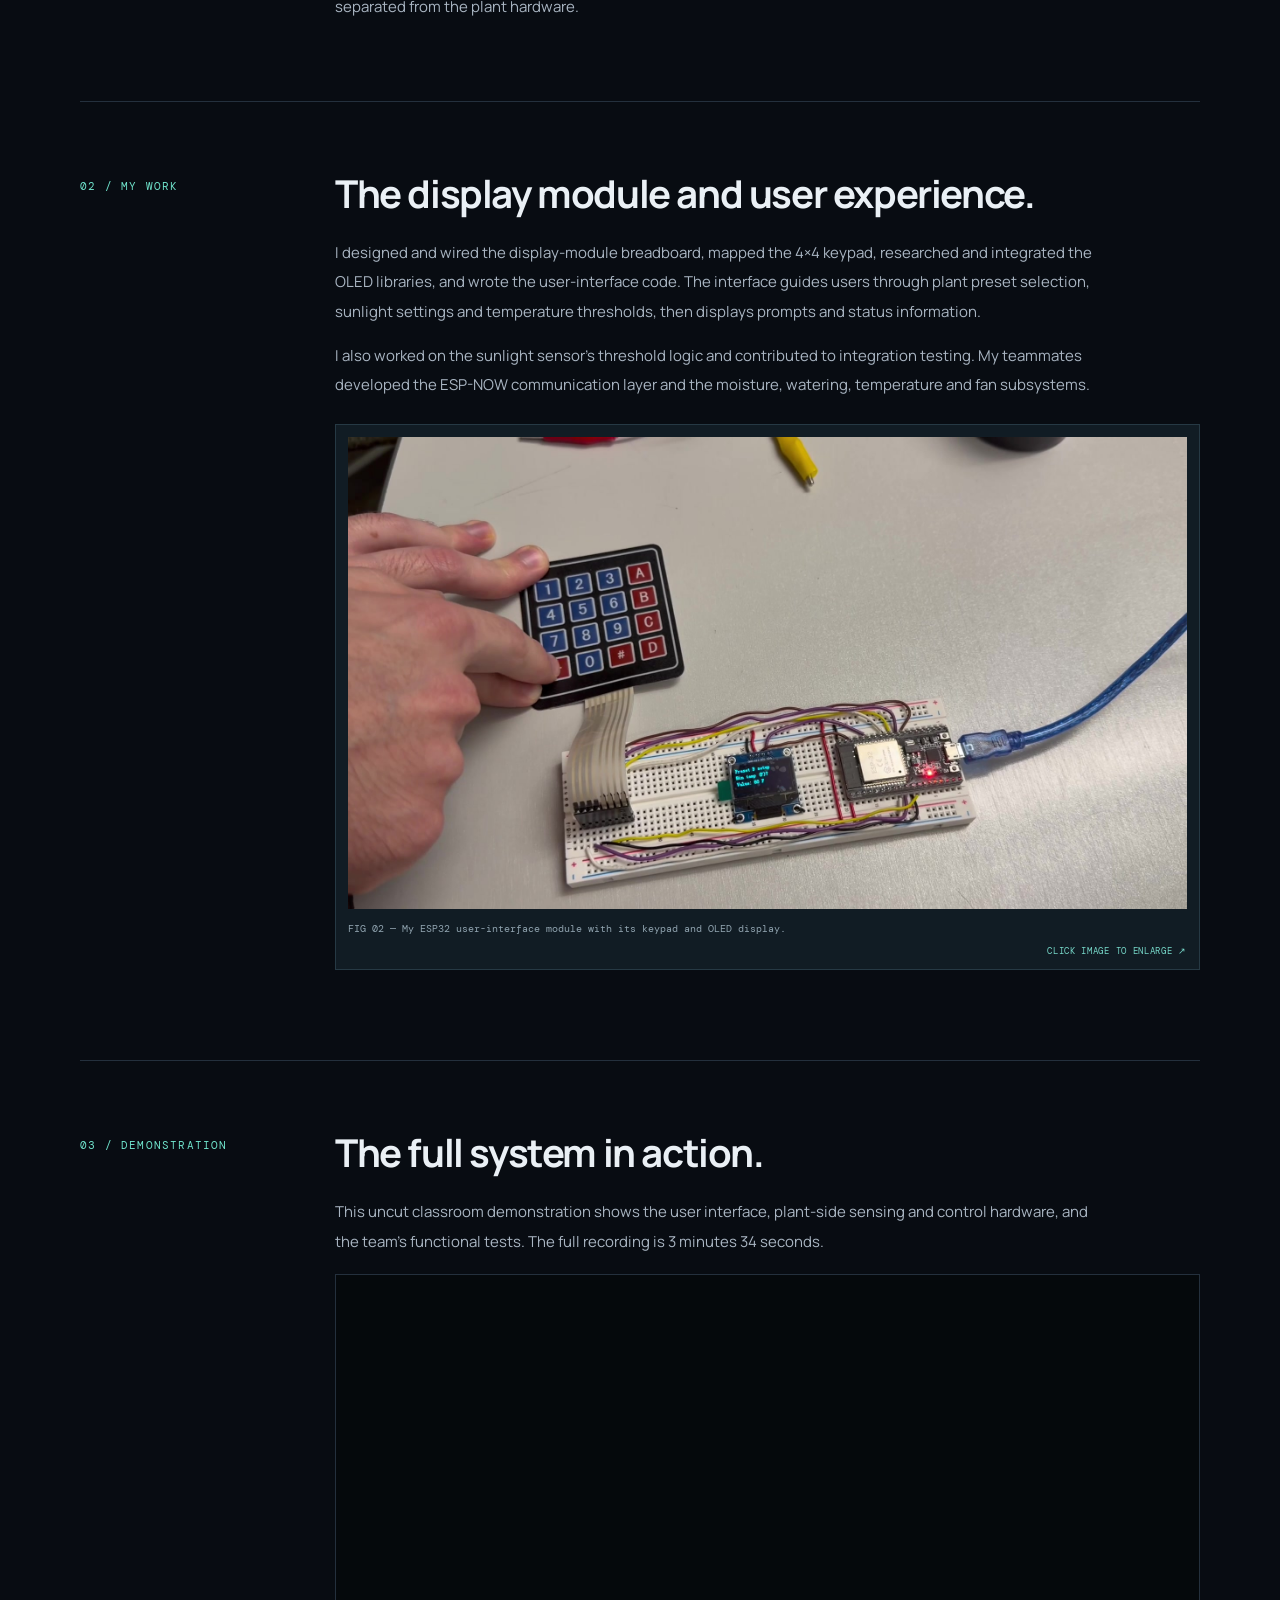
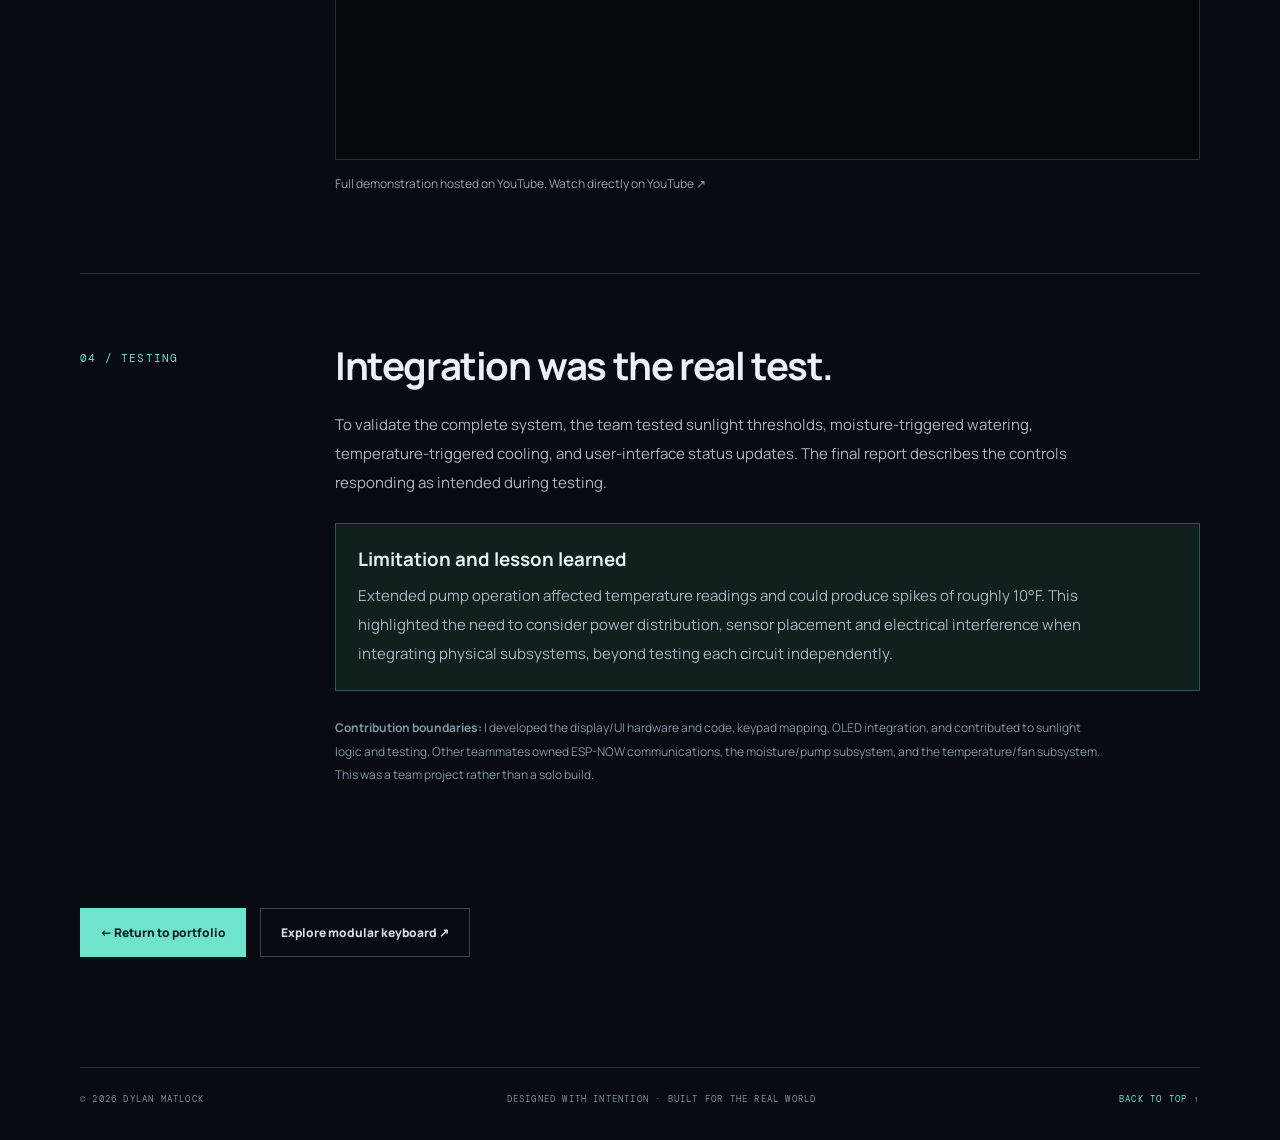
<file: projects/garden-assistant.html>
<!DOCTYPE html><html lang="en"><head><meta charset="utf-8"><meta name="viewport" content="width=device-width, initial-scale=1"><meta name="theme-color" content="#080c12"><meta name="description" content="Garden Assistant ESP32 embedded systems project by Dylan Matlock: keypad, OLED, plant care sensors and ESP-NOW wireless integration."><title>Garden Assistant — Dylan Matlock</title><link rel="stylesheet" href="../styles.css"><style>/* Garden Assistant high-quality YouTube presentation */
.garden-youtube-wrap{position:relative;width:100%;aspect-ratio:16 / 9;margin:18px 0 0;background:#05090c;border:1px solid var(--line);overflow:hidden}
.garden-youtube-wrap iframe{position:absolute;inset:0;width:100%;height:100%;border:0}
</style></head><body>
<header class="site-header"><div class="shell nav"><a class="wordmark" href="../index.html"><span class="logomark">DM<span class="logodot">.</span></span><span class="wordmark-sub">ENGINEERING / PORTFOLIO</span></a><nav aria-label="Main navigation"><a href="../index.html">Overview</a><a href="modular-keyboard.html">Modular Keyboard</a><a href="../experience.html">Experience</a><a href="../about.html">About Me</a></nav><a class="nav-resume" href="../Dylan_Matlock_Resume.docx" download>Resume <span>↗</span></a></div></header>
<main class="case-page shell"><a class="back-link" href="../index.html">← BACK TO PORTFOLIO</a><div class="case-heading"><div class="kicker">PROJECT / 002 · EMBEDDED SYSTEMS · FALL 2025</div><h1>Garden<br><em>Assistant.</em></h1><p class="case-intro">An ESP32-based automated plant-care prototype that receives plant preferences through a keypad and OLED display and wirelessly coordinates sensing and actuators on a separate control module.</p><div class="chip-row"><span>ESP32</span><span>Arduino / C</span><span>OLED Display</span><span>4×4 Keypad</span><span>ESP-NOW</span><span>Sensors & Actuators</span></div></div>
<figure class="case-hero garden-case-hero"><img src="../assets/garden-assistant/plant-prototype.jpg" alt="Garden Assistant prototype demonstrating the plant-side controls and sensors"><figcaption>FIG 01 — Plant-care module during the recorded demonstration.</figcaption></figure>
<div class="case-facts"><div><span>TYPE</span><strong>Embedded Systems class project</strong></div><div><span>MY FOCUS</span><strong>Keypad, OLED, display module and UI code</strong></div><div><span>ARCHITECTURE</span><strong>Two ESP32 microcontrollers · ESP-NOW</strong></div><div><span>RESULT</span><strong>Demonstrated working prototype</strong></div></div>
<section class="case-section"><div class="case-label">01 / OVERVIEW</div><div class="case-content"><h2>Turning plant needs into automatic responses.</h2><p>The project combines a user-facing display module with a separate sensor/control module. The user selects plant sunlight requirements and temperature thresholds using a 4×4 keypad and OLED interface. A second ESP32 monitors sunlight, temperature and soil moisture, and activates appropriate responses such as a supplemental light indicator, a cooling fan or watering pump.</p><p>The two ESP32 boards exchange settings and status over ESP-NOW, allowing the user interface to be separated from the plant hardware.</p></div></section>
<section class="case-section"><div class="case-label">02 / MY WORK</div><div class="case-content"><h2>The display module and user experience.</h2><p>I designed and wired the display-module breadboard, mapped the 4×4 keypad, researched and integrated the OLED libraries, and wrote the user-interface code. The interface guides users through plant preset selection, sunlight settings and temperature thresholds, then displays prompts and status information.</p><p>I also worked on the sunlight sensor's threshold logic and contributed to integration testing. My teammates developed the ESP-NOW communication layer and the moisture, watering, temperature and fan subsystems.</p><figure class="wide-figure"><img loading="lazy" src="../assets/garden-assistant/display-keypad.jpg" alt="4 by 4 keypad attached to an ESP32 breadboard during the Garden Assistant demonstration"><figcaption>FIG 02 — My ESP32 user-interface module with its keypad and OLED display.</figcaption></figure></div></section>
<section class="case-section"><div class="case-label">03 / DEMONSTRATION</div><div class="case-content"><h2>The full system in action.</h2><p>This uncut classroom demonstration shows the user interface, plant-side sensing and control hardware, and the team's functional tests. The full recording is 3 minutes 34 seconds.</p><div class="garden-youtube-wrap"><iframe src="https://www.youtube-nocookie.com/embed/XPV29VKZQu0" title="Garden Assistant full system demonstration" loading="lazy" referrerpolicy="strict-origin-when-cross-origin" allow="accelerometer; autoplay; clipboard-write; encrypted-media; gyroscope; picture-in-picture; web-share" allowfullscreen></iframe></div><p class="garden-video-note">Full demonstration hosted on YouTube. <a href="https://www.youtube.com/watch?v=XPV29VKZQu0" target="_blank" rel="noopener noreferrer">Watch directly on YouTube ↗</a></p></div></section>
<section class="case-section"><div class="case-label">04 / TESTING</div><div class="case-content"><h2>Integration was the real test.</h2><p>To validate the complete system, the team tested sunlight thresholds, moisture-triggered watering, temperature-triggered cooling, and user-interface status updates. The final report describes the controls responding as intended during testing.</p><div class="garden-panel"><h3>Limitation and lesson learned</h3><p>Extended pump operation affected temperature readings and could produce spikes of roughly 10°F. This highlighted the need to consider power distribution, sensor placement and electrical interference when integrating physical subsystems, beyond testing each circuit independently.</p></div><p class="small-copy"><strong>Contribution boundaries:</strong> I developed the display/UI hardware and code, keypad mapping, OLED integration, and contributed to sunlight logic and testing. Other teammates owned ESP-NOW communications, the moisture/pump subsystem, and the temperature/fan subsystem. This was a team project rather than a solo build.</p></div></section>
<div class="case-end"><a class="button primary" href="../index.html">← Return to portfolio</a><a class="button ghost" href="modular-keyboard.html">Explore modular keyboard ↗</a></div></main><footer class="shell footer"><span>© <span id="year">2026</span> DYLAN MATLOCK</span><span>DESIGNED WITH INTENTION · BUILT FOR THE REAL WORLD</span><a href="#">BACK TO TOP ↑</a></footer><script src="../script.js"></script></body></html>
</file>
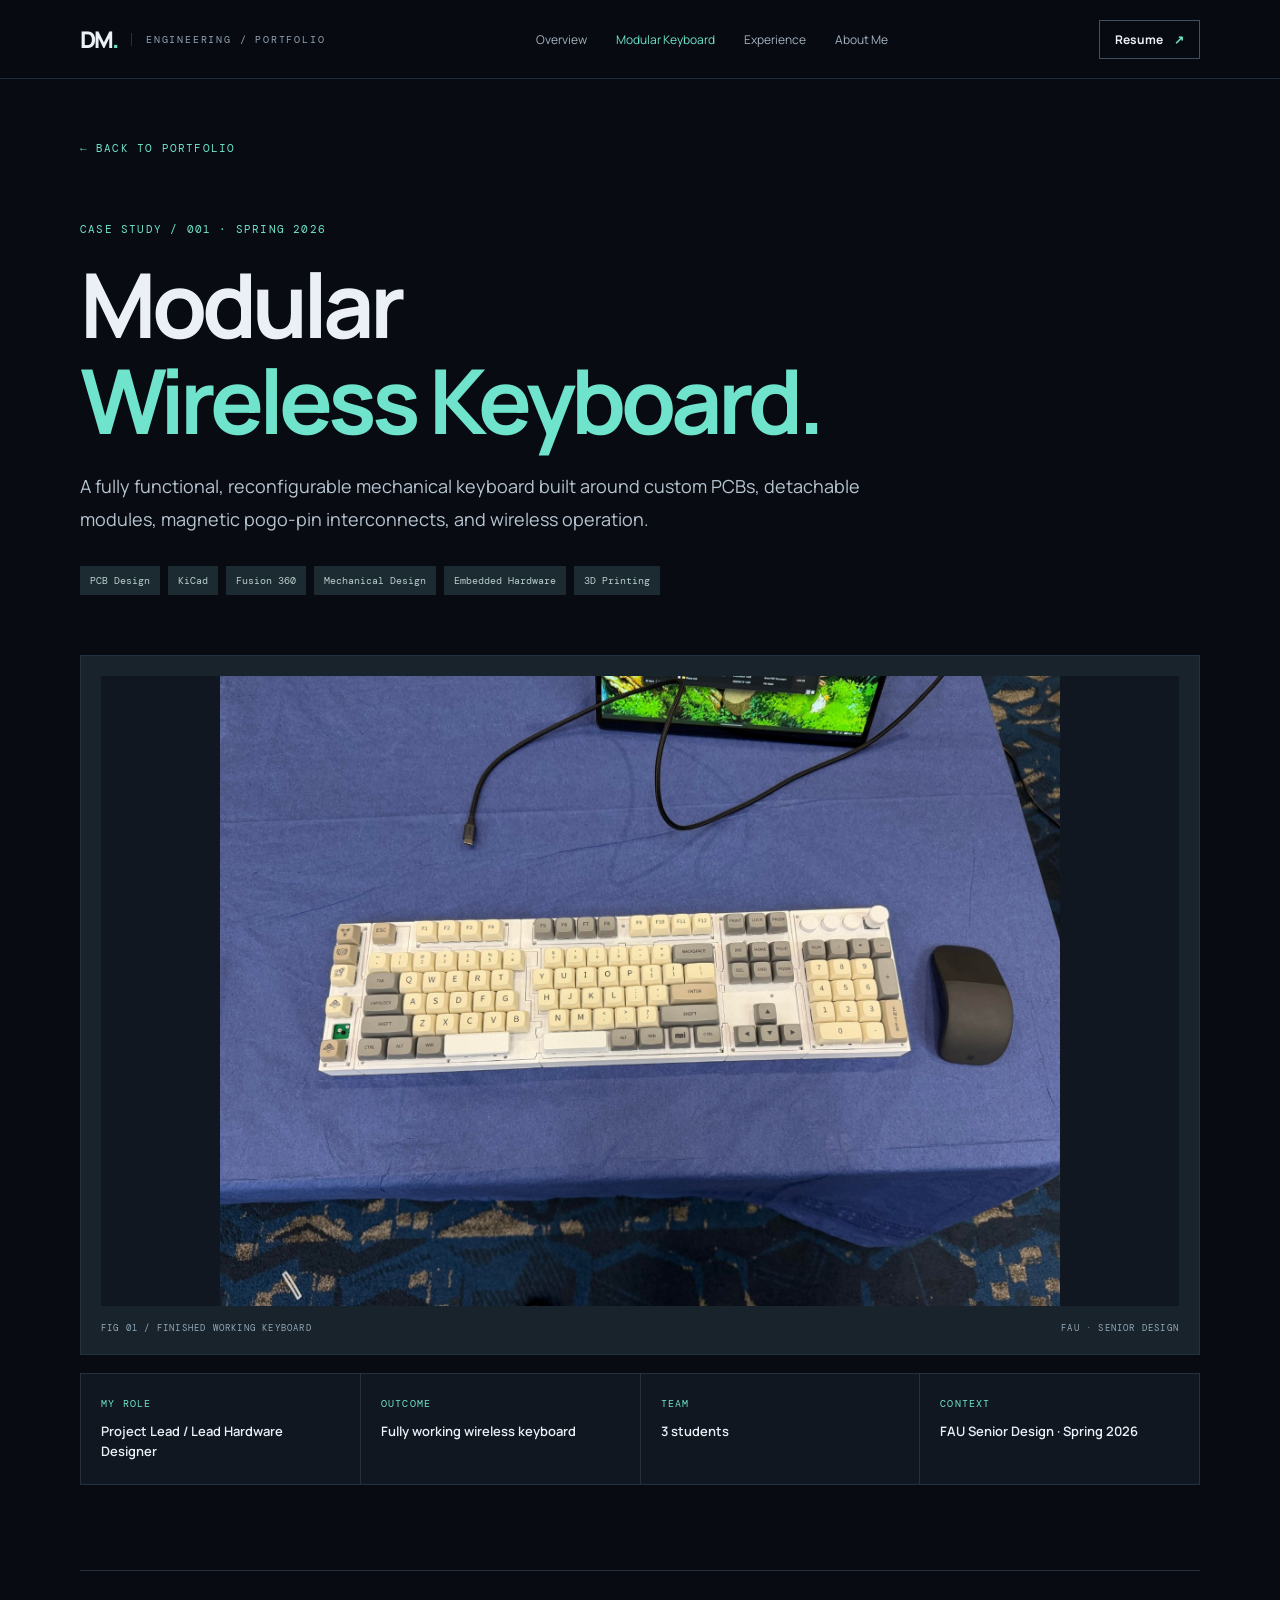
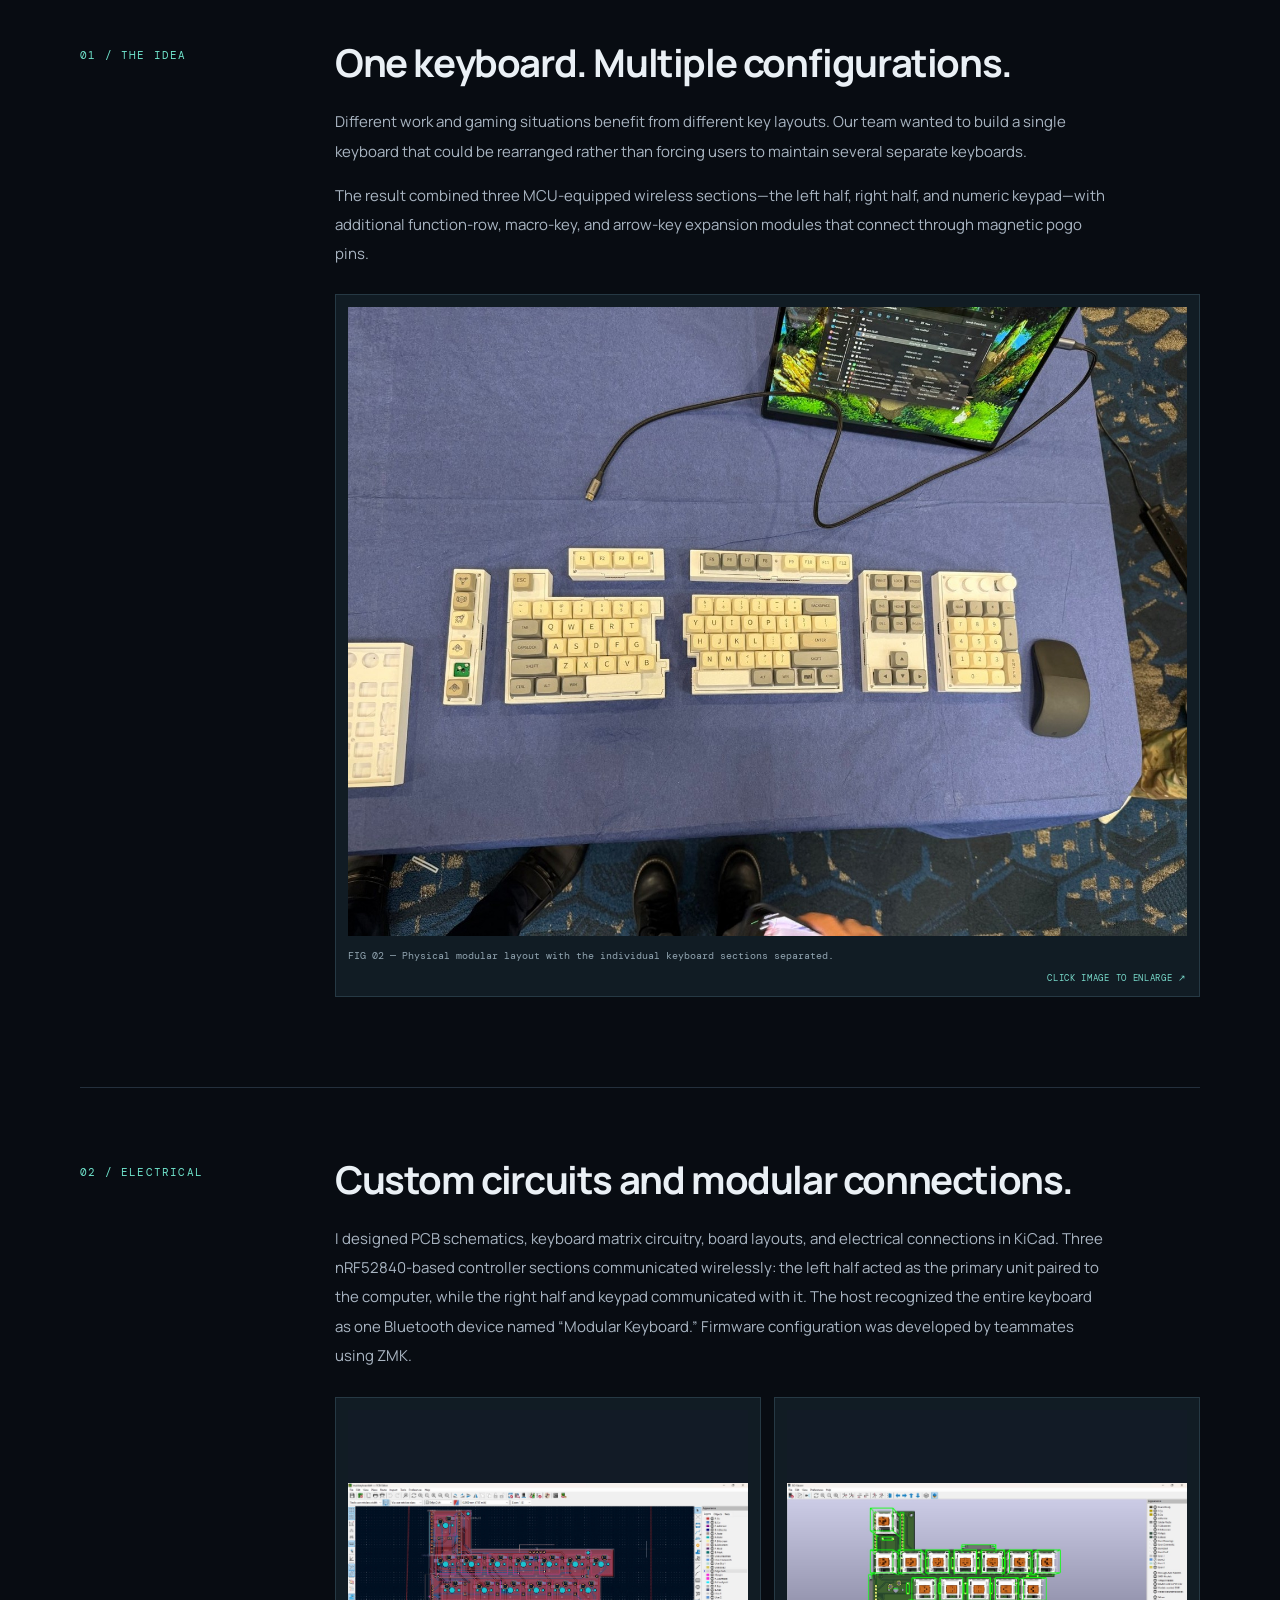
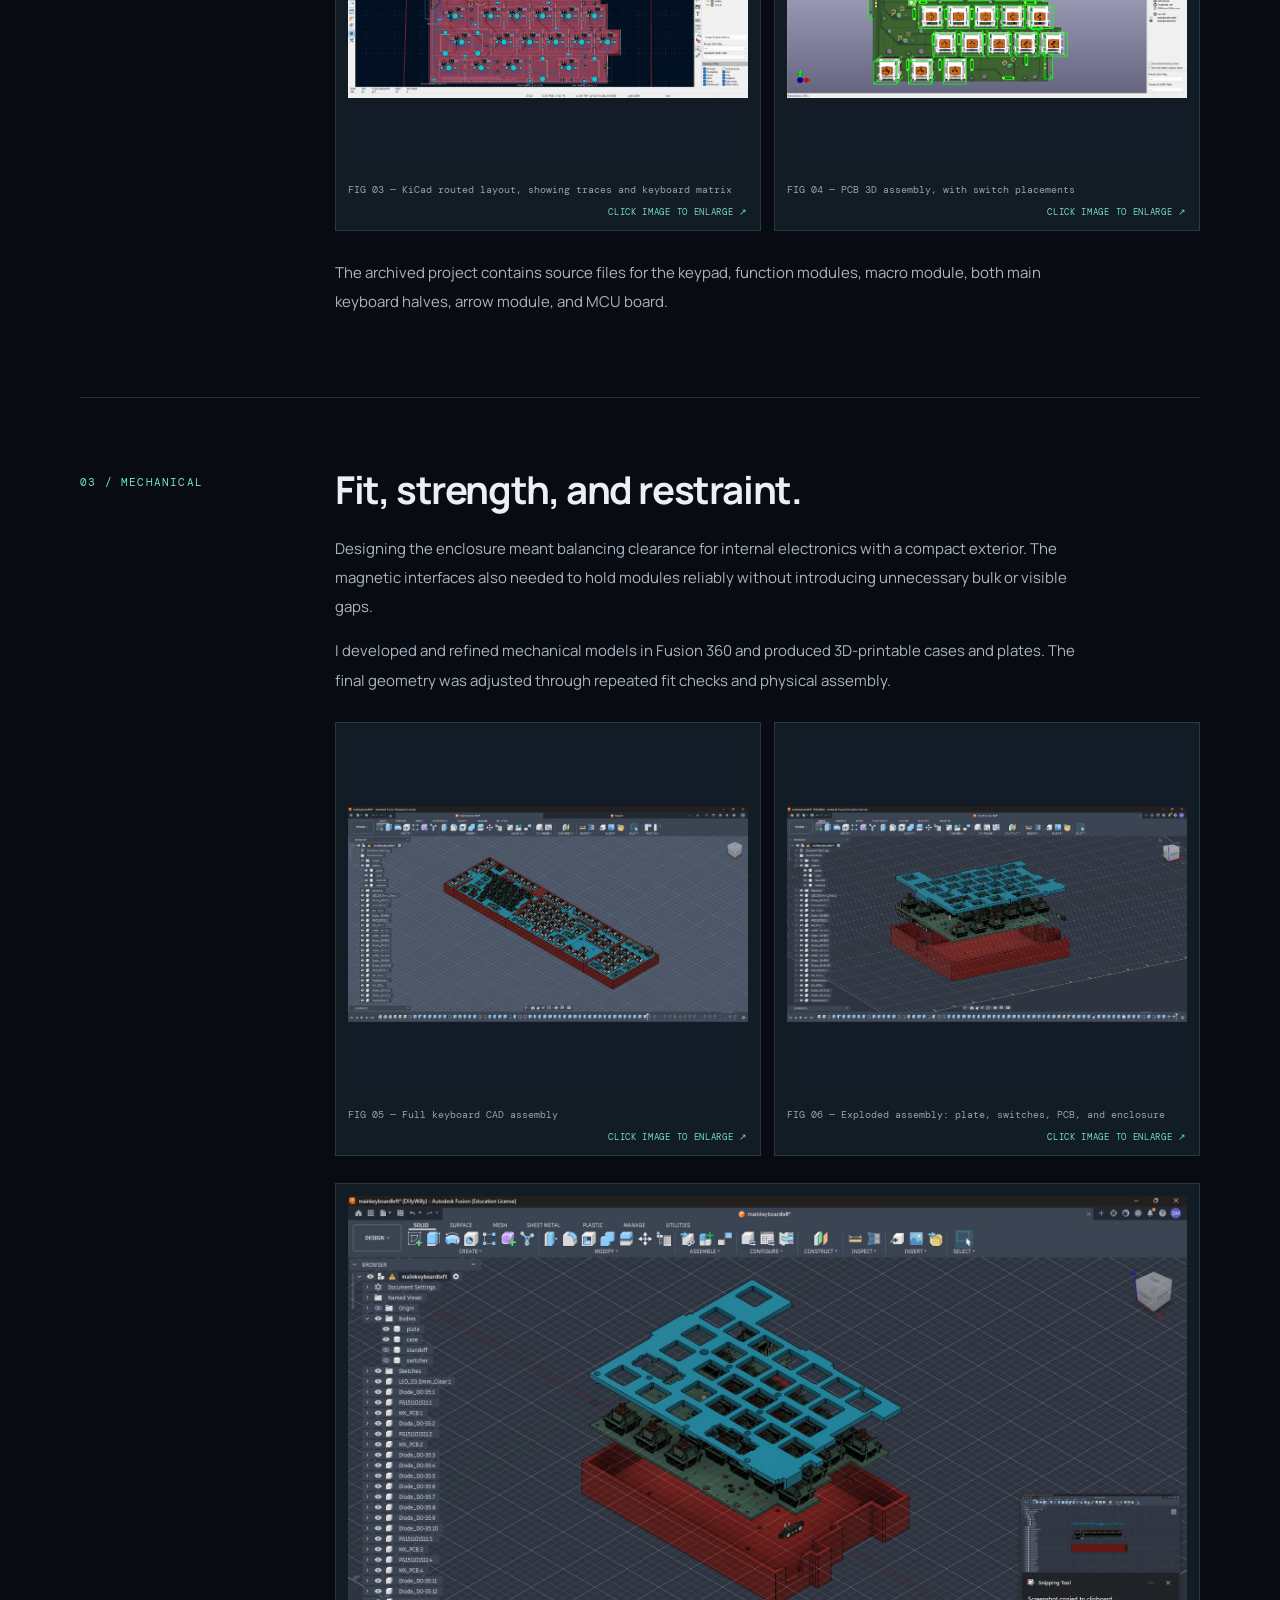
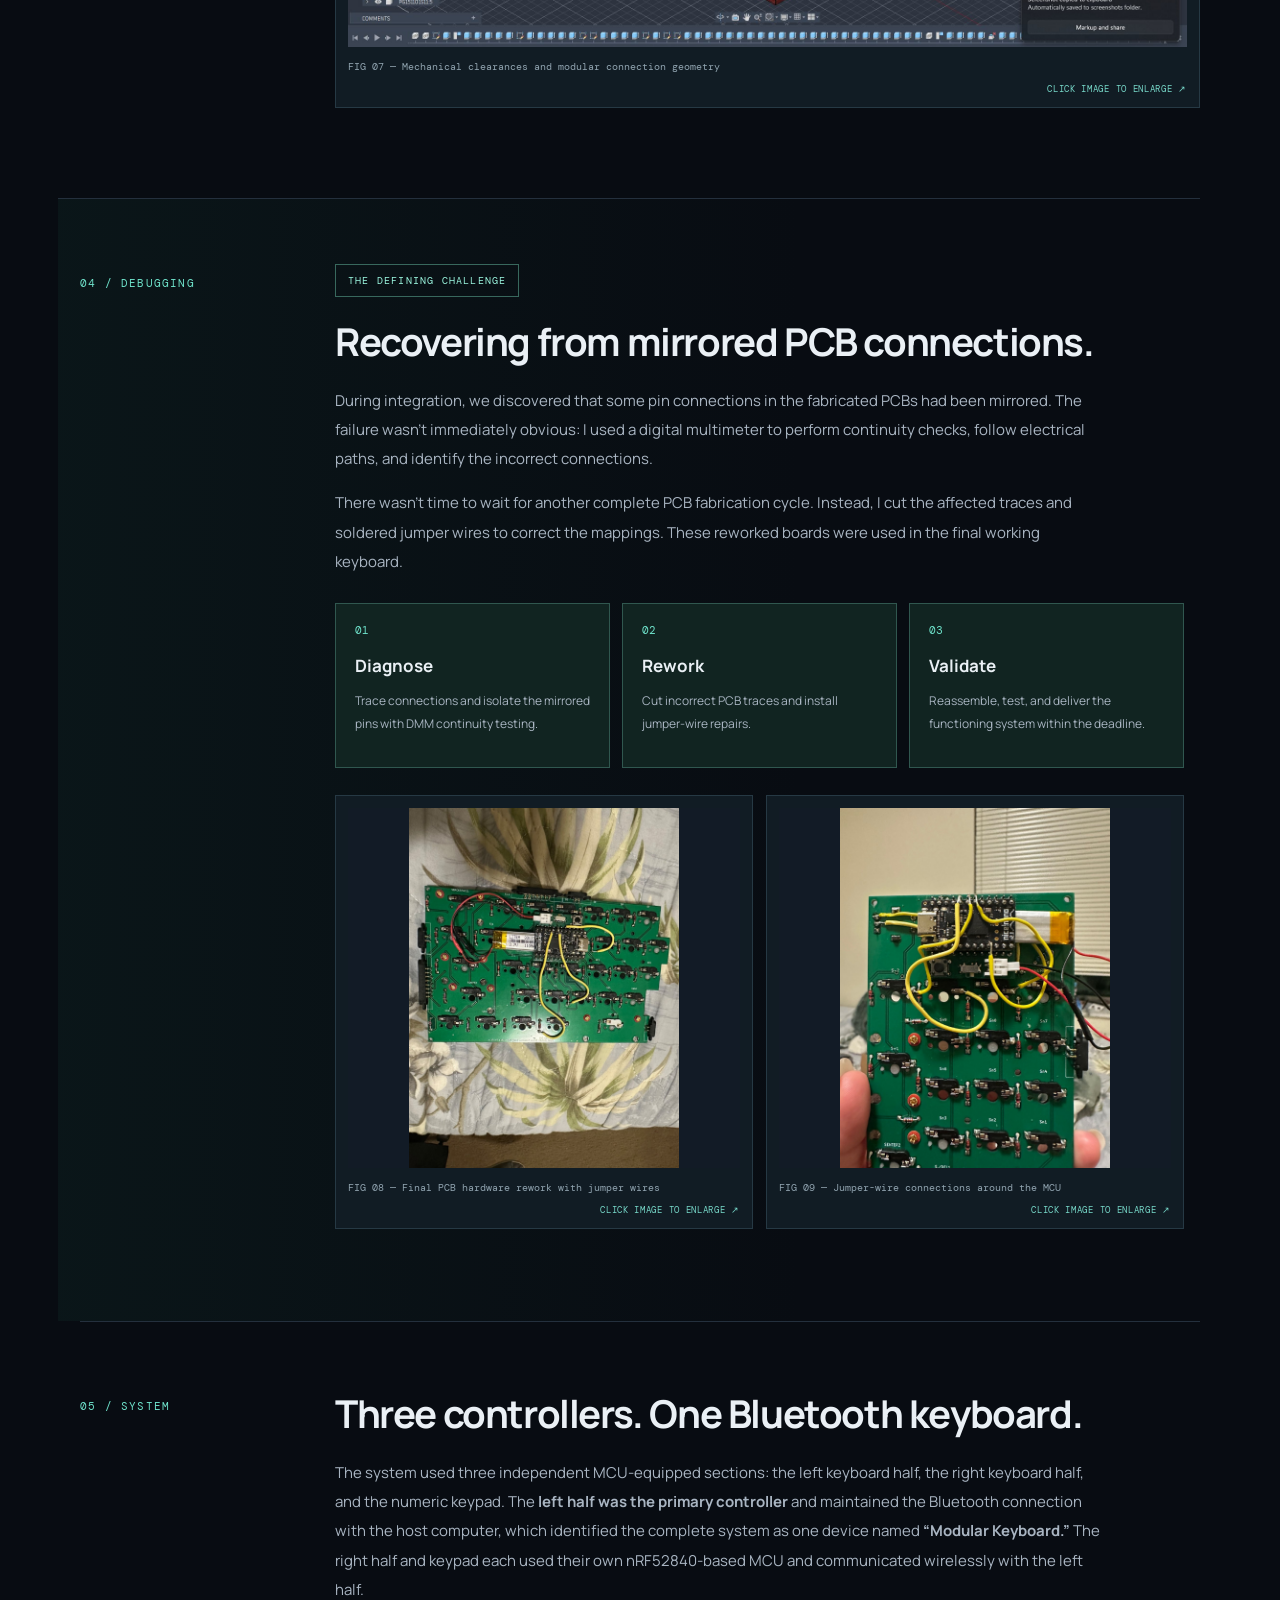
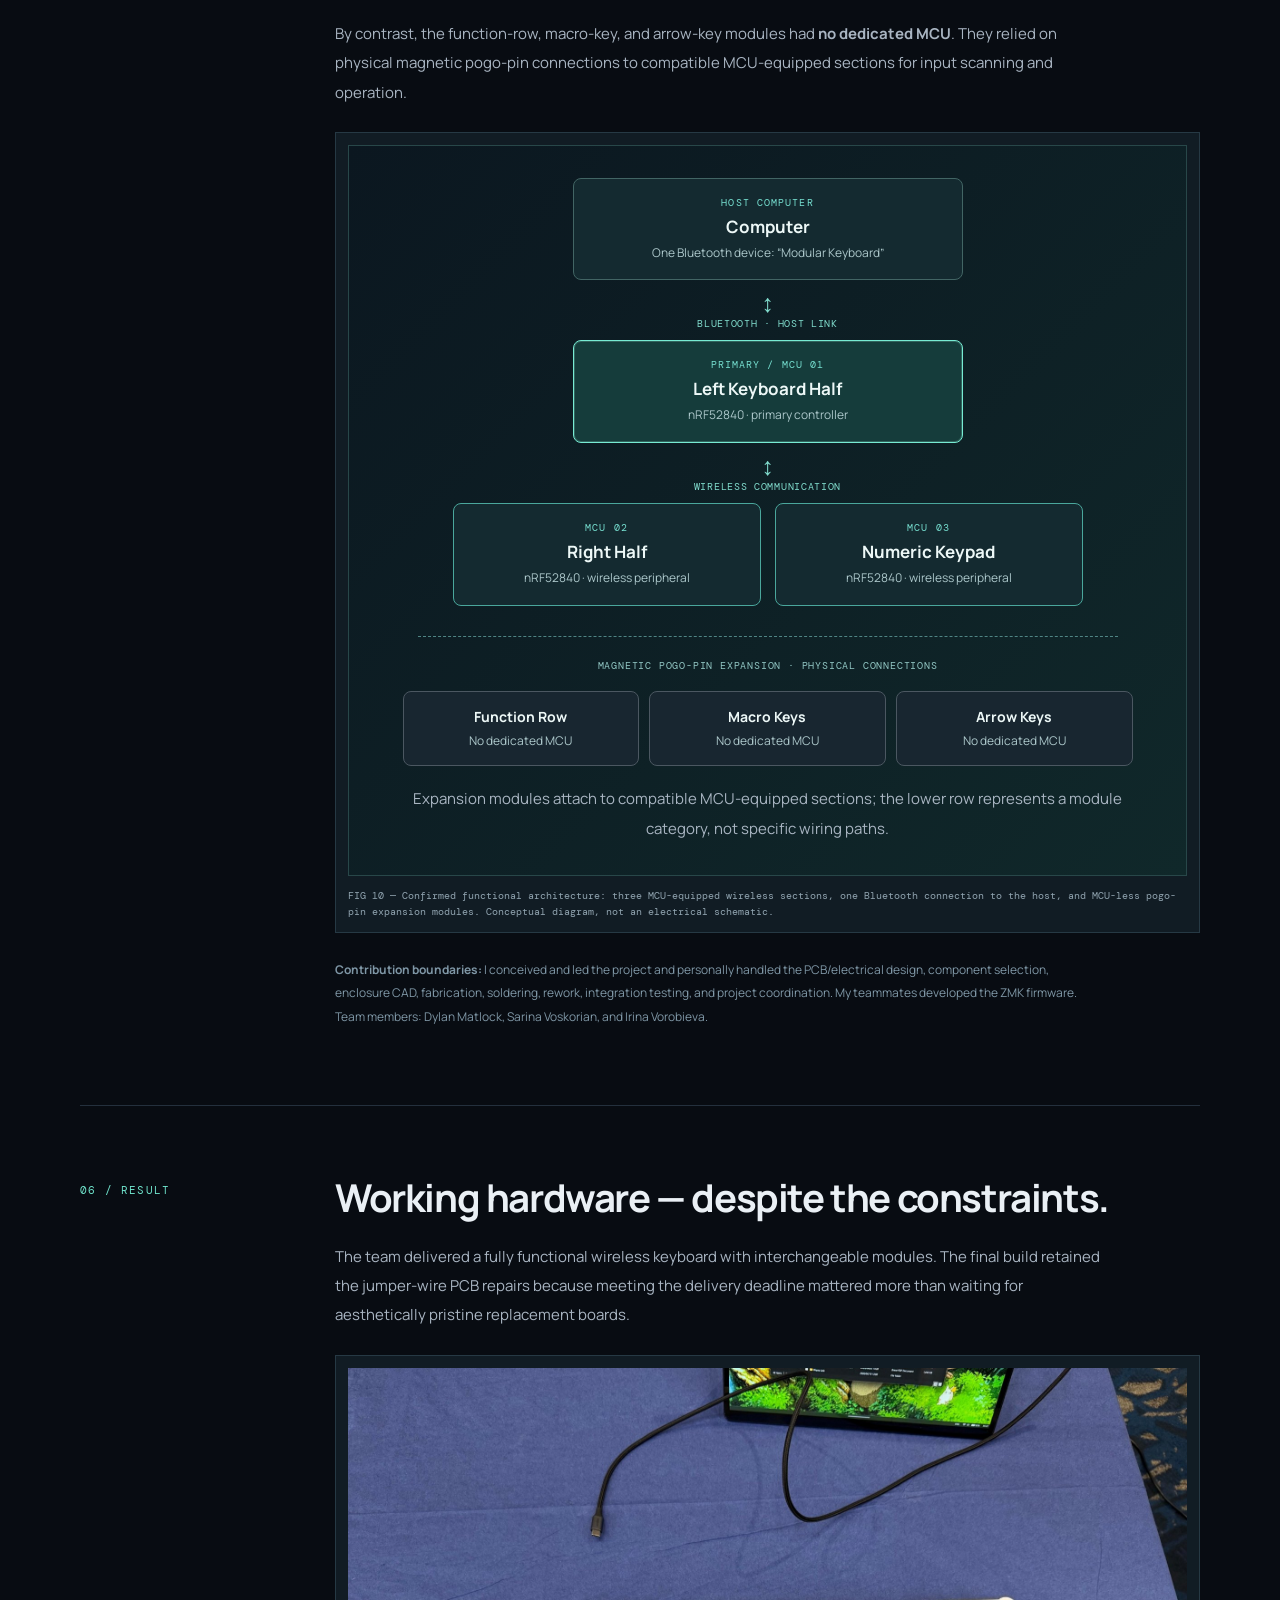
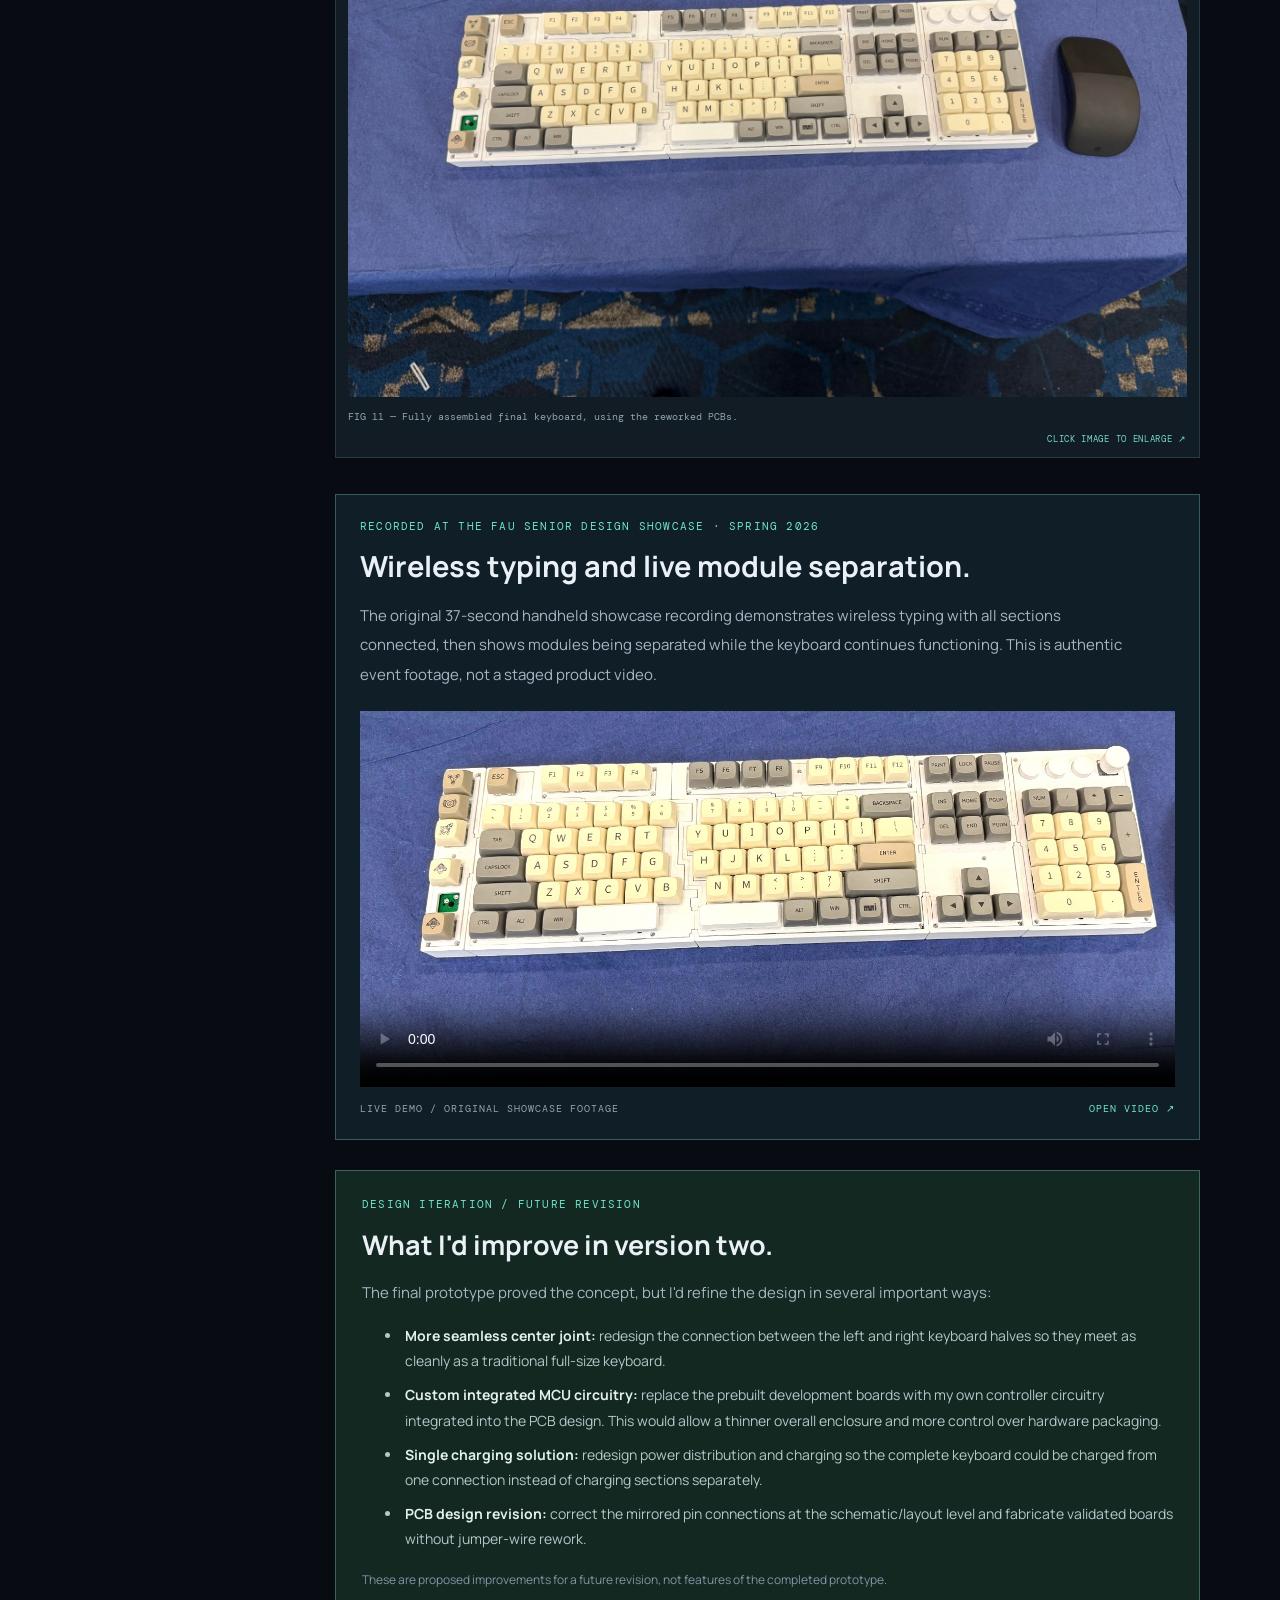
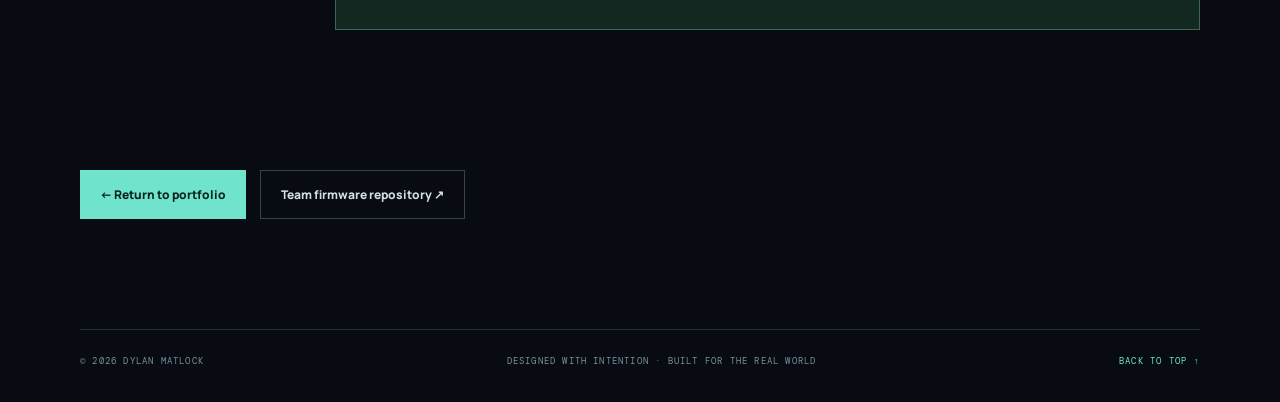
<file: projects/modular-keyboard.html>
<!DOCTYPE html><html lang="en"><head><meta charset="utf-8"><meta name="viewport" content="width=device-width, initial-scale=1"><meta name="theme-color" content="#080c12"><meta name="description" content="The design, fabrication and hardware recovery process behind Dylan Matlock's modular wireless keyboard senior design project."><title>Modular Wireless Keyboard — Dylan Matlock</title><link rel="stylesheet" href="../styles.css"></head><body>
<header class="site-header"><div class="shell nav"><a class="wordmark" href="../index.html"><span class="logomark">DM<span class="logodot">.</span></span><span class="wordmark-sub">ENGINEERING / PORTFOLIO</span></a><nav aria-label="Main navigation"><a href="../index.html">Overview</a><a class="active" href="modular-keyboard.html">Modular Keyboard</a><a href="../experience.html">Experience</a><a href="../about.html">About Me</a></nav><a class="nav-resume" href="../Dylan_Matlock_Resume.docx" download>Resume <span>↗</span></a></div></header>
<main class="case-page shell"><a class="back-link" href="../index.html">← BACK TO PORTFOLIO</a><div class="case-heading"><div class="kicker">CASE STUDY / 001 · SPRING 2026</div><h1>Modular<br><em>Wireless Keyboard.</em></h1><p class="case-intro">A fully functional, reconfigurable mechanical keyboard built around custom PCBs, detachable modules, magnetic pogo-pin interconnects, and wireless operation.</p><div class="chip-row"><span>PCB Design</span><span>KiCad</span><span>Fusion 360</span><span>Mechanical Design</span><span>Embedded Hardware</span><span>3D Printing</span></div></div>
<div class="case-hero"><img src="../assets/keyboard-finished.jpg" alt="Completed wireless modular keyboard, assembled with all modules"><div class="case-hero-foot"><span>FIG 01 / FINISHED WORKING KEYBOARD</span><span>FAU · SENIOR DESIGN</span></div></div>
<div class="case-facts"><div><span>MY ROLE</span><strong>Project Lead / Lead Hardware Designer</strong></div><div><span>OUTCOME</span><strong>Fully working wireless keyboard</strong></div><div><span>TEAM</span><strong>3 students</strong></div><div><span>CONTEXT</span><strong>FAU Senior Design · Spring 2026</strong></div></div>
<section class="case-section"><div class="case-label">01 / THE IDEA</div><div class="case-content"><h2>One keyboard. Multiple configurations.</h2><p>Different work and gaming situations benefit from different key layouts. Our team wanted to build a single keyboard that could be rearranged rather than forcing users to maintain several separate keyboards.</p><p>The result combined three MCU-equipped wireless sections—the left half, right half, and numeric keypad—with additional function-row, macro-key, and arrow-key expansion modules that connect through magnetic pogo pins.</p><figure class="wide-figure"><img loading="lazy" src="../assets/keyboard-modules-landscape.jpg" alt="Disconnected keyboard modules arranged separately on a blue table"><figcaption>FIG 02 — Physical modular layout with the individual keyboard sections separated.</figcaption></figure></div></section>
<section class="case-section"><div class="case-label">02 / ELECTRICAL</div><div class="case-content"><h2>Custom circuits and modular connections.</h2><p>I designed PCB schematics, keyboard matrix circuitry, board layouts, and electrical connections in KiCad. Three nRF52840-based controller sections communicated wirelessly: the left half acted as the primary unit paired to the computer, while the right half and keypad communicated with it. The host recognized the entire keyboard as one Bluetooth device named “Modular Keyboard.” Firmware configuration was developed by teammates using ZMK.</p><div class="image-duo"><figure><img src="../assets/pcb-layout-main.jpg" alt="KiCad routed PCB layout of the main keyboard section"><figcaption>FIG 03 — KiCad routed layout, showing traces and keyboard matrix</figcaption></figure><figure><img src="../assets/pcb-3d-top.jpg" alt="KiCad 3D view of the custom PCB with mechanical switches"><figcaption>FIG 04 — PCB 3D assembly, with switch placements</figcaption></figure></div><p>The archived project contains source files for the keypad, function modules, macro module, both main keyboard halves, arrow module, and MCU board.</p></div></section>
<section class="case-section"><div class="case-label">03 / MECHANICAL</div><div class="case-content"><h2>Fit, strength, and restraint.</h2><p>Designing the enclosure meant balancing clearance for internal electronics with a compact exterior. The magnetic interfaces also needed to hold modules reliably without introducing unnecessary bulk or visible gaps.</p><p>I developed and refined mechanical models in Fusion 360 and produced 3D-printable cases and plates. The final geometry was adjusted through repeated fit checks and physical assembly.</p><div class="image-duo"><figure><img loading="lazy" src="../assets/cad-assembled.jpg" alt="Fusion 360 assembled keyboard CAD perspective showing enclosures and mounted switches"><figcaption>FIG 05 — Full keyboard CAD assembly</figcaption></figure><figure><img loading="lazy" src="../assets/cad-exploded.jpg" alt="Fusion 360 exploded view showing plate, switches, PCB, and enclosure"><figcaption>FIG 06 — Exploded assembly: plate, switches, PCB, and enclosure</figcaption></figure></div><figure class="wide-figure"><img loading="lazy" src="../assets/cad-exploded-angle.jpg" alt="Angled exploded CAD view showing bottom case and connector fitment"><figcaption>FIG 07 — Mechanical clearances and modular connection geometry</figcaption></figure></div></section>
<section class="case-section challenge"><div class="case-label">04 / DEBUGGING</div><div class="case-content"><div class="problem-tag">THE DEFINING CHALLENGE</div><h2>Recovering from mirrored PCB connections.</h2><p>During integration, we discovered that some pin connections in the fabricated PCBs had been mirrored. The failure wasn't immediately obvious: I used a digital multimeter to perform continuity checks, follow electrical paths, and identify the incorrect connections.</p><p>There wasn't time to wait for another complete PCB fabrication cycle. Instead, I cut the affected traces and soldered jumper wires to correct the mappings. These reworked boards were used in the final working keyboard.</p><div class="solution-grid"><div><span>01</span><strong>Diagnose</strong><p>Trace connections and isolate the mirrored pins with DMM continuity testing.</p></div><div><span>02</span><strong>Rework</strong><p>Cut incorrect PCB traces and install jumper-wire repairs.</p></div><div><span>03</span><strong>Validate</strong><p>Reassemble, test, and deliver the functioning system within the deadline.</p></div></div><div class="image-duo"><figure><img loading="lazy" src="../assets/rework-overview.jpg" alt="Actual fabricated PCB with MCU, battery and soldered yellow jumper wires"><figcaption>FIG 08 — Final PCB hardware rework with jumper wires</figcaption></figure><figure><img loading="lazy" src="../assets/rework-closeup.jpg" alt="Detailed view of soldered jumper wires around the MCU controller board"><figcaption>FIG 09 — Jumper-wire connections around the MCU</figcaption></figure></div></div></section>
<section class="case-section"><div class="case-label">05 / SYSTEM</div><div class="case-content"><h2>Three controllers. One Bluetooth keyboard.</h2><p>The system used three independent MCU-equipped sections: the left keyboard half, the right keyboard half, and the numeric keypad. The <strong>left half was the primary controller</strong> and maintained the Bluetooth connection with the host computer, which identified the complete system as one device named <strong>“Modular Keyboard.”</strong> The right half and keypad each used their own nRF52840-based MCU and communicated wirelessly with the left half.</p><p>By contrast, the function-row, macro-key, and arrow-key modules had <strong>no dedicated MCU</strong>. They relied on physical magnetic pogo-pin connections to compatible MCU-equipped sections for input scanning and operation.</p>
<figure class="wide-figure system-figure"><div class="architecture-v5" role="img" aria-label="Host computer connects by Bluetooth to the primary left keyboard half. The right keyboard half and keypad, each with their own MCU, communicate wirelessly with the left half. Function-row, macro-key, and arrow-key modules have no MCU and connect through magnetic pogo pins to compatible controller sections.">
<div class="arch-host"><span class="arch-eyebrow">HOST COMPUTER</span><strong>Computer</strong><small>One Bluetooth device: “Modular Keyboard”</small></div>
<div class="arch-link"><span>↕</span><small>BLUETOOTH · HOST LINK</small></div>
<div class="arch-primary"><span class="arch-eyebrow">PRIMARY / MCU 01</span><strong>Left Keyboard Half</strong><small>nRF52840 · primary controller</small></div>
<div class="arch-link"><span>↕</span><small>WIRELESS COMMUNICATION</small></div>
<div class="arch-secondaries"><div class="arch-secondary"><span class="arch-eyebrow">MCU 02</span><strong>Right Half</strong><small>nRF52840 · wireless peripheral</small></div><div class="arch-secondary"><span class="arch-eyebrow">MCU 03</span><strong>Numeric Keypad</strong><small>nRF52840 · wireless peripheral</small></div></div>
<div class="arch-divider"><span>MAGNETIC POGO-PIN EXPANSION · PHYSICAL CONNECTIONS</span></div>
<div class="arch-passives"><div><strong>Function Row</strong><small>No dedicated MCU</small></div><div><strong>Macro Keys</strong><small>No dedicated MCU</small></div><div><strong>Arrow Keys</strong><small>No dedicated MCU</small></div></div><p class="arch-note">Expansion modules attach to compatible MCU-equipped sections; the lower row represents a module category, not specific wiring paths.</p>
</div><figcaption>FIG 10 — Confirmed functional architecture: three MCU-equipped wireless sections, one Bluetooth connection to the host, and MCU-less pogo-pin expansion modules. Conceptual diagram, not an electrical schematic.</figcaption></figure><p class="small-copy"><strong>Contribution boundaries:</strong> I conceived and led the project and personally handled the PCB/electrical design, component selection, enclosure CAD, fabrication, soldering, rework, integration testing, and project coordination. My teammates developed the ZMK firmware. Team members: Dylan Matlock, Sarina Voskorian, and Irina Vorobieva.</p></div></section>
<section class="case-section"><div class="case-label">06 / RESULT</div><div class="case-content"><h2>Working hardware — despite the constraints.</h2><p>The team delivered a fully functional wireless keyboard with interchangeable modules. The final build retained the jumper-wire PCB repairs because meeting the delivery deadline mattered more than waiting for aesthetically pristine replacement boards.</p><figure class="wide-figure"><img loading="lazy" src="../assets/keyboard-finished.jpg" alt="Completed modular keyboard assembled at the showcase"><figcaption>FIG 11 — Fully assembled final keyboard, using the reworked PCBs.</figcaption></figure><div class="demo-block"><div class="kicker">RECORDED AT THE FAU SENIOR DESIGN SHOWCASE · SPRING 2026</div><h3>Wireless typing and live module separation.</h3><p>The original 37-second handheld showcase recording demonstrates wireless typing with all sections connected, then shows modules being separated while the keyboard continues functioning. This is authentic event footage, not a staged product video.</p><video controls playsinline preload="metadata" poster="../assets/keyboard-hero.jpg"><source src="../assets/showcase-demo.mp4" type="video/mp4">Your browser cannot play the recording. <a href="../assets/showcase-demo.mp4">View the video file</a>.</video><div class="demo-footer"><span>LIVE DEMO / ORIGINAL SHOWCASE FOOTAGE</span><a href="../assets/showcase-demo.mp4" target="_blank" rel="noopener">OPEN VIDEO ↗</a></div></div><div class="revision-panel"><div class="kicker">DESIGN ITERATION / FUTURE REVISION</div><h3>What I'd improve in version two.</h3><p>The final prototype proved the concept, but I'd refine the design in several important ways:</p><ul><li><strong>More seamless center joint:</strong> redesign the connection between the left and right keyboard halves so they meet as cleanly as a traditional full-size keyboard.</li><li><strong>Custom integrated MCU circuitry:</strong> replace the prebuilt development boards with my own controller circuitry integrated into the PCB design. This would allow a thinner overall enclosure and more control over hardware packaging.</li><li><strong>Single charging solution:</strong> redesign power distribution and charging so the complete keyboard could be charged from one connection instead of charging sections separately.</li><li><strong>PCB design revision:</strong> correct the mirrored pin connections at the schematic/layout level and fabricate validated boards without jumper-wire rework.</li></ul><p class="small-copy">These are proposed improvements for a future revision, not features of the completed prototype.</p></div></div></section>
<div class="case-end"><a href="../index.html" class="button primary">← Return to portfolio</a><a class="button ghost" href="https://github.com/SmokeyIce/zmk-config-modularKB" target="_blank" rel="noopener noreferrer">Team firmware repository ↗</a></div></main><footer class="shell footer"><span>© <span id="year">2026</span> DYLAN MATLOCK</span><span>DESIGNED WITH INTENTION · BUILT FOR THE REAL WORLD</span><a href="#">BACK TO TOP ↑</a></footer><script src="../script.js"></script></body></html>
</file>
<file: styles.css>
@import url('https://fonts.googleapis.com/css2?family=DM+Mono:wght@400;500&family=Manrope:wght@400;500;600;700;800&display=swap');
:root{--bg:#080c12;--surface:#101720;--raised:#121b26;--line:#24303d;--text:#eaf0f5;--muted:#92a2b3;--accent:#6fe3cb;--accent-dim:#122e2c}*{box-sizing:border-box}html{scroll-behavior:smooth}body{margin:0;background:var(--bg);color:var(--text);font-family:Manrope,Arial,sans-serif;-webkit-font-smoothing:antialiased}a{color:inherit;text-decoration:none}img{display:block;max-width:100%}.shell{width:min(1120px,calc(100% - 64px));margin:auto}.site-header{position:sticky;top:0;z-index:20;background:#080c12ed;backdrop-filter:blur(16px);border-bottom:1px solid #202b38}.nav{height:78px;display:flex;align-items:center;justify-content:space-between;gap:24px}.wordmark{display:flex;gap:14px;align-items:center}.logomark{font-weight:800;font-size:23px;letter-spacing:-2px}.logodot{color:var(--accent)}.wordmark-sub{font:10px 'DM Mono',monospace;color:var(--muted);letter-spacing:1.8px;border-left:1px solid var(--line);padding-left:14px}.nav nav{display:flex;gap:29px}.nav nav a{font-size:12px;color:#a5b1bf;transition:.2s}.nav nav a:hover,.nav nav a.active{color:var(--accent)}.nav-resume{border:1px solid #40505f;padding:10px 15px;font-size:12px;font-weight:700}.nav-resume span{color:var(--accent);margin-left:9px}.kicker,.eyebrow,.tiny,.mini-index,.case-label,.problem-tag,.back-link,.timeline-date,.image-index,.display-caption,.display-top,.feature-link,.case-hero-foot,.case-facts>div>span,.footer{font-family:'DM Mono',monospace;letter-spacing:1.2px}.hero{padding:105px 0 105px;display:grid;grid-template-columns:1.1fr .9fr;align-items:center;gap:72px;position:relative}.hero:before{content:'';position:absolute;z-index:-1;top:12%;right:20%;width:400px;height:420px;background:#13313450;filter:blur(130px)}.eyebrow{font-size:11px;color:var(--accent);display:flex;gap:12px;align-items:center}.pulse{width:7px;height:7px;border-radius:100%;background:var(--accent);box-shadow:0 0 0 5px #70e3cb1c}.hero h1{font-size:clamp(42px,5vw,70px);letter-spacing:-4px;line-height:1.13;margin:26px 0 24px;font-weight:800}.hero h1 em,.case-heading h1 em{font-style:normal;color:var(--accent)}.lead{font-size:15px;line-height:1.95;color:#adb9c8;max-width:560px}.cta{display:flex;gap:14px;flex-wrap:wrap;margin-top:33px}.button{display:inline-flex;gap:20px;align-items:center;justify-content:space-between;padding:15px 20px;font-size:12px;font-weight:800;transition:.2s}.button.primary{background:var(--accent);color:#092221}.button.primary:hover{background:#a5ffe9;transform:translateY(-2px)}.button.ghost{border:1px solid #344351;color:#d3dee8}.button.ghost:hover{border-color:var(--accent);color:var(--accent)}.hero-metrics{display:flex;gap:27px;margin-top:70px}.hero-metrics>div{border-left:1px solid #364453;padding-left:17px;display:flex;flex-direction:column;gap:5px}.hero-metrics strong{font-size:26px;letter-spacing:-1px}.hero-metrics span{font-size:10px;color:var(--muted)}.hero-display{background:#111c25;position:relative;border:1px solid #2b3e49;box-shadow:18px 20px 0 #0b131b,0 20px 90px #0007;padding:16px}.display-top,.display-caption,.case-hero-foot{font-size:9px;color:#92a9b8;display:flex;justify-content:space-between;gap:10px}.display-top{margin-bottom:14px}.signal{color:var(--accent)}.hero-display img{width:100%;height:420px;object-fit:cover;object-position:50% 40%;filter:saturate(.65) contrast(1.12)}.display-caption{margin-top:16px}.crosshair{position:absolute;color:var(--accent);font-family:monospace;font-size:21px}.cross1{left:-12px;top:25%}.cross2{right:-12px;bottom:25%}.section{padding:94px 0;border-top:1px solid var(--line)}.section-header{display:flex;justify-content:space-between;gap:50px;align-items:end;margin-bottom:36px}.kicker{color:var(--accent);font-size:11px}.section h2,.contact h2{font-size:clamp(29px,3.6vw,46px);letter-spacing:-2px;line-height:1.2;margin:15px 0}.section-aside{font-size:13px;line-height:1.8;color:var(--muted);max-width:260px}.feature-card{display:grid;grid-template-columns:1.05fr 1fr;background:var(--surface);border:1px solid var(--line);transition:.2s}.feature-card:hover{border-color:#48897f;transform:translateY(-3px)}.feature-visual{position:relative;background:#17252b;min-height:350px}.feature-visual img{width:100%;height:100%;object-fit:cover;object-position:center 45%;filter:saturate(.65)}.image-index{position:absolute;bottom:14px;left:16px;font-size:10px;background:#081018e0;color:#dbeae7;padding:8px 11px}.feature-body{padding:44px 42px}.tiny{color:var(--accent);font-size:10px}.feature-body h3{font-size:40px;letter-spacing:-1.8px;line-height:1.15;margin:25px 0}.feature-body h3 span{font-size:23px;color:var(--accent)}.feature-body p,.mini-card p,.about p,.timeline p,.case-content p,.contact p{color:#a9b5c2;font-size:14px;line-height:1.95}.chip-row,.skills{display:flex;flex-wrap:wrap;gap:8px}.chip-row{margin-top:25px}.chip-row>span,.skills>span{padding:8px 10px;background:#1c2a31;color:#b9cfcd;font-size:10px;font-family:'DM Mono',monospace;white-space:nowrap}.feature-link{display:block;color:var(--accent);font-size:11px;margin-top:35px}.mini-grid{display:grid;grid-template-columns:1fr 1fr;gap:18px;margin-top:18px}.mini-card{padding:28px;background:#0f151d;border:1px solid var(--line)}.mini-index{font-size:10px;color:var(--accent)}.mini-card h3{font-size:20px;margin:26px 0 12px}.mini-card .chip-row{margin-top:22px}.about{display:grid;grid-template-columns:.9fr 1.1fr;gap:90px}.about h2{max-width:420px}.about p:first-child{margin-top:0}.skills{margin-top:24px}.timeline-row{display:grid;grid-template-columns:235px 1fr;gap:25px;border-top:1px solid var(--line);padding:28px 0}.timeline-date{color:var(--accent);font-size:11px;padding-top:7px}.timeline-row h3{font-size:18px;margin:0 0 6px}.timeline-row h3 span{font-size:15px;color:#9db0c1;font-weight:400}.timeline-row p{margin:8px 0}.timeline-row small{color:#8697a6}.contact{border-top:1px solid var(--line);padding:110px 0 125px}.contact h2{font-size:56px}.contact p{max-width:470px}.footer{border-top:1px solid var(--line);padding:25px 0 35px;display:flex;justify-content:space-between;gap:20px;color:#78909d;font-size:9px}.footer a{color:var(--accent)}
/* case study */.case-page{padding-top:56px;padding-bottom:110px}.back-link{font-size:11px;color:var(--accent)}.case-heading{padding:65px 0 60px}.case-heading h1{font-size:clamp(48px,7vw,90px);letter-spacing:-5px;line-height:1.07;margin:20px 0 22px}.case-intro{color:#b6c4d0;font-size:18px;line-height:1.85;max-width:790px}.case-heading .chip-row{margin-top:30px}.case-hero{border:1px solid var(--line);background:#18232c;padding:20px}.case-hero>img{width:100%;max-height:450px;object-fit:contain;background:#d7d9dc}.case-hero-foot{padding-top:16px}.case-facts{display:grid;grid-template-columns:repeat(4,1fr);gap:1px;background:var(--line);border:1px solid var(--line);margin:18px 0 85px}.case-facts>div{background:#101720;padding:23px 20px;display:flex;flex-direction:column;gap:12px}.case-facts>div>span{font-size:10px;color:var(--accent)}.case-facts strong{font-size:13px;font-weight:600;line-height:1.5}.case-section{display:grid;grid-template-columns:220px 1fr;gap:35px;padding:65px 0;border-top:1px solid var(--line)}.case-label{color:var(--accent);font-size:11px;padding-top:12px}.case-content h2{font-size:clamp(28px,3vw,41px);letter-spacing:-1.4px;margin:0 0 18px}.case-content p{font-size:15px;max-width:770px}.image-duo{display:grid;grid-template-columns:1fr 1fr;gap:13px;margin:27px 0}figure{margin:0;background:#111c24;border:1px solid #263944;padding:12px}figure img{width:100%;height:320px;object-fit:contain;background:#e4e6e8}figcaption{font-family:'DM Mono',monospace;font-size:10px;color:#91a4b0;line-height:1.6;padding-top:12px}.wide-figure{margin:25px 0}.wide-figure img{height:400px;object-fit:contain}.challenge{background:linear-gradient(90deg,#10302b45,transparent 65%);margin-left:-22px;padding-left:22px;padding-right:16px}.problem-tag{display:inline-block;font-size:10px;color:#9bf6df;border:1px solid #38685d;padding:9px 12px;margin-bottom:18px}.solution-grid{display:grid;grid-template-columns:repeat(3,1fr);gap:12px;margin:27px 0}.solution-grid>div{border:1px solid #30574f;background:#112421;padding:19px}.solution-grid span{display:block;font:11px 'DM Mono',monospace;color:var(--accent);margin-bottom:17px}.solution-grid strong{font-size:17px}.solution-grid p{font-size:12px}.small-copy{font-size:12px!important;color:#7f97a6!important}.result-panel{display:flex;justify-content:space-between;align-items:center;gap:25px;padding:25px;border:1px dashed #41645d;background:#10201d;margin:30px 0}.result-panel h3{font-size:21px;margin:12px 0}.result-panel p{font-size:12px;max-width:600px}.placeholder-icon{font-size:65px;color:var(--accent)}.case-end{display:flex;gap:14px;padding-top:45px;flex-wrap:wrap}.reveal{opacity:0;transform:translateY(15px);transition:opacity .65s,transform .65s}.reveal.is-visible{opacity:1;transform:none}@media(prefers-reduced-motion:reduce){*{scroll-behavior:auto!important;transition:none!important}.reveal{opacity:1;transform:none}}@media(max-width:900px){.hero{grid-template-columns:1fr;gap:55px;padding:70px 0}.hero-display{max-width:540px}.hero h1{max-width:750px}.feature-card{grid-template-columns:1fr}.feature-visual{height:330px}.about{gap:30px}.case-section{grid-template-columns:150px 1fr}.case-facts{grid-template-columns:repeat(2,1fr)}}@media(max-width:620px){.shell{width:calc(100% - 34px)}.nav{height:65px}.wordmark-sub,.nav-resume{display:none}.nav nav{gap:16px}.nav nav a{font-size:10px}.hero{padding:50px 0 65px}.hero h1{font-size:45px;letter-spacing:-2.7px}.lead{font-size:14px}.hero-metrics{gap:14px;margin-top:45px}.hero-metrics strong{font-size:22px}.hero-metrics span{font-size:9px}.hero-display img{height:350px}.section{padding:65px 0}.section-header{display:block}.section-aside{max-width:none}.feature-body{padding:28px 23px}.feature-body h3{font-size:34px}.mini-grid,.about{grid-template-columns:1fr}.timeline-row{grid-template-columns:1fr;gap:4px}.timeline-row h3 span{display:block;margin-top:6px}.contact h2{font-size:39px}.contact{padding:70px 0}.footer{flex-wrap:wrap;line-height:1.8}.case-heading{padding:55px 0 35px}.case-heading h1{font-size:51px;letter-spacing:-3px}.case-intro{font-size:15px}.case-hero{padding:10px}.case-facts{margin-bottom:40px}.case-facts>div{padding:17px 12px}.case-facts strong{font-size:11px}.case-section{grid-template-columns:1fr;gap:20px;padding:43px 0}.image-duo,.solution-grid{grid-template-columns:1fr}.wide-figure img{height:270px}.case-content h2{font-size:31px}.case-content p{font-size:14px}.challenge{margin-left:0;padding-left:0}.result-panel{padding:18px}.placeholder-icon{display:none}}

/* V3: authentic hardware photo presentation */
.hero-display img{object-fit:cover;object-position:50% 50%;background:#26374a}
.feature-visual img{object-fit:cover;object-position:center}
.case-hero>img{background:#101720;max-height:630px;object-fit:contain}
.case-content figure img{background:#121b26}
.demo-block{margin:36px 0 30px;padding:24px;background:#101e27;border:1px solid #365c5a}
.demo-block h3{font-size:clamp(21px,3vw,29px);margin:13px 0 5px}
.demo-block>p{margin-bottom:22px}
.demo-block video{display:block;width:100%;max-height:620px;background:#060809;object-fit:contain}
.demo-footer{display:flex;justify-content:space-between;flex-wrap:wrap;gap:15px;font:10px 'DM Mono',monospace;color:#91a4b0;letter-spacing:1px;padding-top:15px}
.demo-footer a{color:var(--accent)}
@media(max-width:620px){.demo-block{padding:13px}.image-duo figure img{height:260px}}

/* V4: clearer full-product views and accessible inspection of technical figures */
.hero-display img{object-fit:contain!important;object-position:center!important;background:#101720!important;filter:none!important}
.feature-visual img{object-fit:contain!important;background:#101720!important;filter:none!important}
.case-content figure img{max-width:100%;height:auto;max-height:520px;object-fit:contain}
.case-content .image-duo figure img{height:360px;max-height:none}
.case-content .wide-figure img{height:auto;max-height:680px;object-fit:contain}
.case-content figure:has(img){position:relative}
.case-content figure img,.case-hero>img,.hero-display img,.feature-visual img{cursor:zoom-in}
.case-content figure:has(img)::after{content:'CLICK IMAGE TO ENLARGE  ↗';display:block;text-align:right;color:#77d8c9;font:9px 'DM Mono',monospace;letter-spacing:.7px;margin-top:8px}
.image-lightbox{border:1px solid #3b605c;background:#0b1118;color:#e5eff4;max-width:min(96vw,1500px);max-height:96vh;width:96vw;padding:20px;box-shadow:0 30px 100px #000c}
.image-lightbox::backdrop{background:rgba(0,0,0,.89)}
.lightbox-top{display:flex;align-items:center;justify-content:space-between;gap:20px;margin-bottom:14px;font-size:12px;color:#bfd4d1}
.lightbox-close{cursor:pointer;border:1px solid #4f6f6e;background:#17282b;color:white;padding:10px 18px;font:12px 'DM Mono',monospace}
.image-lightbox img{display:block;max-width:100%;width:100%;max-height:calc(96vh - 110px);object-fit:contain;margin:auto}
.architecture-diagram{display:flex;align-items:stretch;justify-content:center;gap:12px;flex-wrap:wrap;padding:34px 12px;background:linear-gradient(110deg,#101f28,#111b23)}
.diagram-node{flex:1 1 160px;min-width:150px;border:1px solid #365654;background:#122b2a;padding:23px 18px;display:flex;flex-direction:column;gap:9px;justify-content:center}
.diagram-node span{font:10px 'DM Mono',monospace;letter-spacing:1px;color:#72dfca}.diagram-node strong{font-size:20px;line-height:1.3}.diagram-node small{font-size:12px;color:#adbfca;line-height:1.6}
.diagram-node.main-node{border-color:#6ae6cf;background:#173a38}
.diagram-connector{min-width:104px;display:flex;align-items:center;justify-content:center;flex-direction:column;text-align:center;font:10px 'DM Mono',monospace;letter-spacing:.4px;color:#83cdbf;gap:12px}.diagram-connector span{font-size:26px}
.revision-panel{margin:30px 0;padding:26px;background:#132821;border:1px solid #3a6558}.revision-panel h3{font-size:27px;margin:15px 0 12px}.revision-panel li{color:#b6c6c9;font-size:14px;line-height:1.8;margin:9px 0;padding-left:3px}.revision-panel li strong{color:#e2f0ed}
@media(max-width:720px){.architecture-diagram{flex-direction:column}.diagram-connector{min-height:45px;min-width:0;flex-direction:row}.diagram-connector span{transform:rotate(90deg)}.case-content .image-duo figure img{height:auto;max-height:400px}.revision-panel{padding:18px}}

/* V5: distributed wireless architecture overview */
.architecture-v5{padding:32px 26px;background:linear-gradient(135deg,#0b1720,#10282a);border:1px solid #284749;display:flex;flex-direction:column;align-items:center;gap:0;color:#edf8f7}
.arch-host,.arch-primary,.arch-secondary,.arch-passives>div{border:1px solid #426564;background:#142a30;padding:17px 22px;display:flex;flex-direction:column;align-items:center;text-align:center;gap:6px;border-radius:8px}
.arch-host{width:min(100%,390px)}.arch-primary{width:min(100%,390px);border-color:#77ebd3;background:#153c3b;box-shadow:0 0 0 1px #32655e inset}
.arch-eyebrow{font:10px 'DM Mono',monospace;letter-spacing:1.1px;color:#76dfd0}.architecture-v5 strong{font-size:17px}.architecture-v5 small{color:#acc7ca;font-size:12px;line-height:1.55}
.arch-link{display:flex;flex-direction:column;gap:2px;align-items:center;margin:10px 0;color:#81dccd}.arch-link span{font-size:25px;line-height:1}.arch-link small{font:10px 'DM Mono',monospace;letter-spacing:.7px;color:#81dccd}
.arch-secondaries,.arch-passives{display:grid;grid-template-columns:repeat(2,minmax(0,1fr));gap:14px;width:min(100%,630px)}.arch-secondary{border-color:#4aa79c}.arch-divider{width:min(100%,700px);border-top:1px dashed #4f8584;text-align:center;margin:30px 0 17px;padding-top:15px}.arch-divider span{font:10px 'DM Mono',monospace;letter-spacing:.8px;color:#91c6c3}.arch-passives{grid-template-columns:repeat(3,minmax(0,1fr));gap:10px;width:min(100%,730px)}.arch-passives>div{background:#182630;border-color:#4b5761;padding:15px 8px}.arch-passives strong{font-size:14px}.arch-note{max-width:600px;text-align:center;color:#b5c6ce;font-size:12px;line-height:1.6;margin:18px 0 0!important}
@media(max-width:620px){.architecture-v5{padding:22px 12px}.arch-secondaries{gap:8px}.arch-secondary{padding:14px 8px}.arch-passives{grid-template-columns:1fr}.arch-passives>div{padding:10px}.arch-divider span{font-size:9px}.architecture-v5 strong{font-size:15px}}

/* Garden Assistant project update */
.garden-project-card{display:block;transition:transform .2s,border-color .2s}.garden-project-card:hover{border-color:#48897f;transform:translateY(-3px)}
.garden-card-photo{width:100%;height:195px;object-fit:cover;margin-top:17px;border:1px solid var(--line);background:#17252b}.garden-project-card h3 span{color:var(--accent)}
.garden-video{width:100%;display:block;max-height:650px;background:#05090c;margin:18px 0 0}.garden-video-note{font-size:12px!important;color:var(--muted)!important}.garden-panel{margin:25px 0;padding:22px;border:1px solid #30574f;background:#10201d}.garden-panel h3{margin:0 0 9px}.garden-panel p{margin:0}.garden-case-hero{background:#111c24!important}.garden-case-hero img{max-height:500px;object-fit:contain;background:#0f1920}.garden-references{font-size:12px;color:var(--muted)}
</file>
